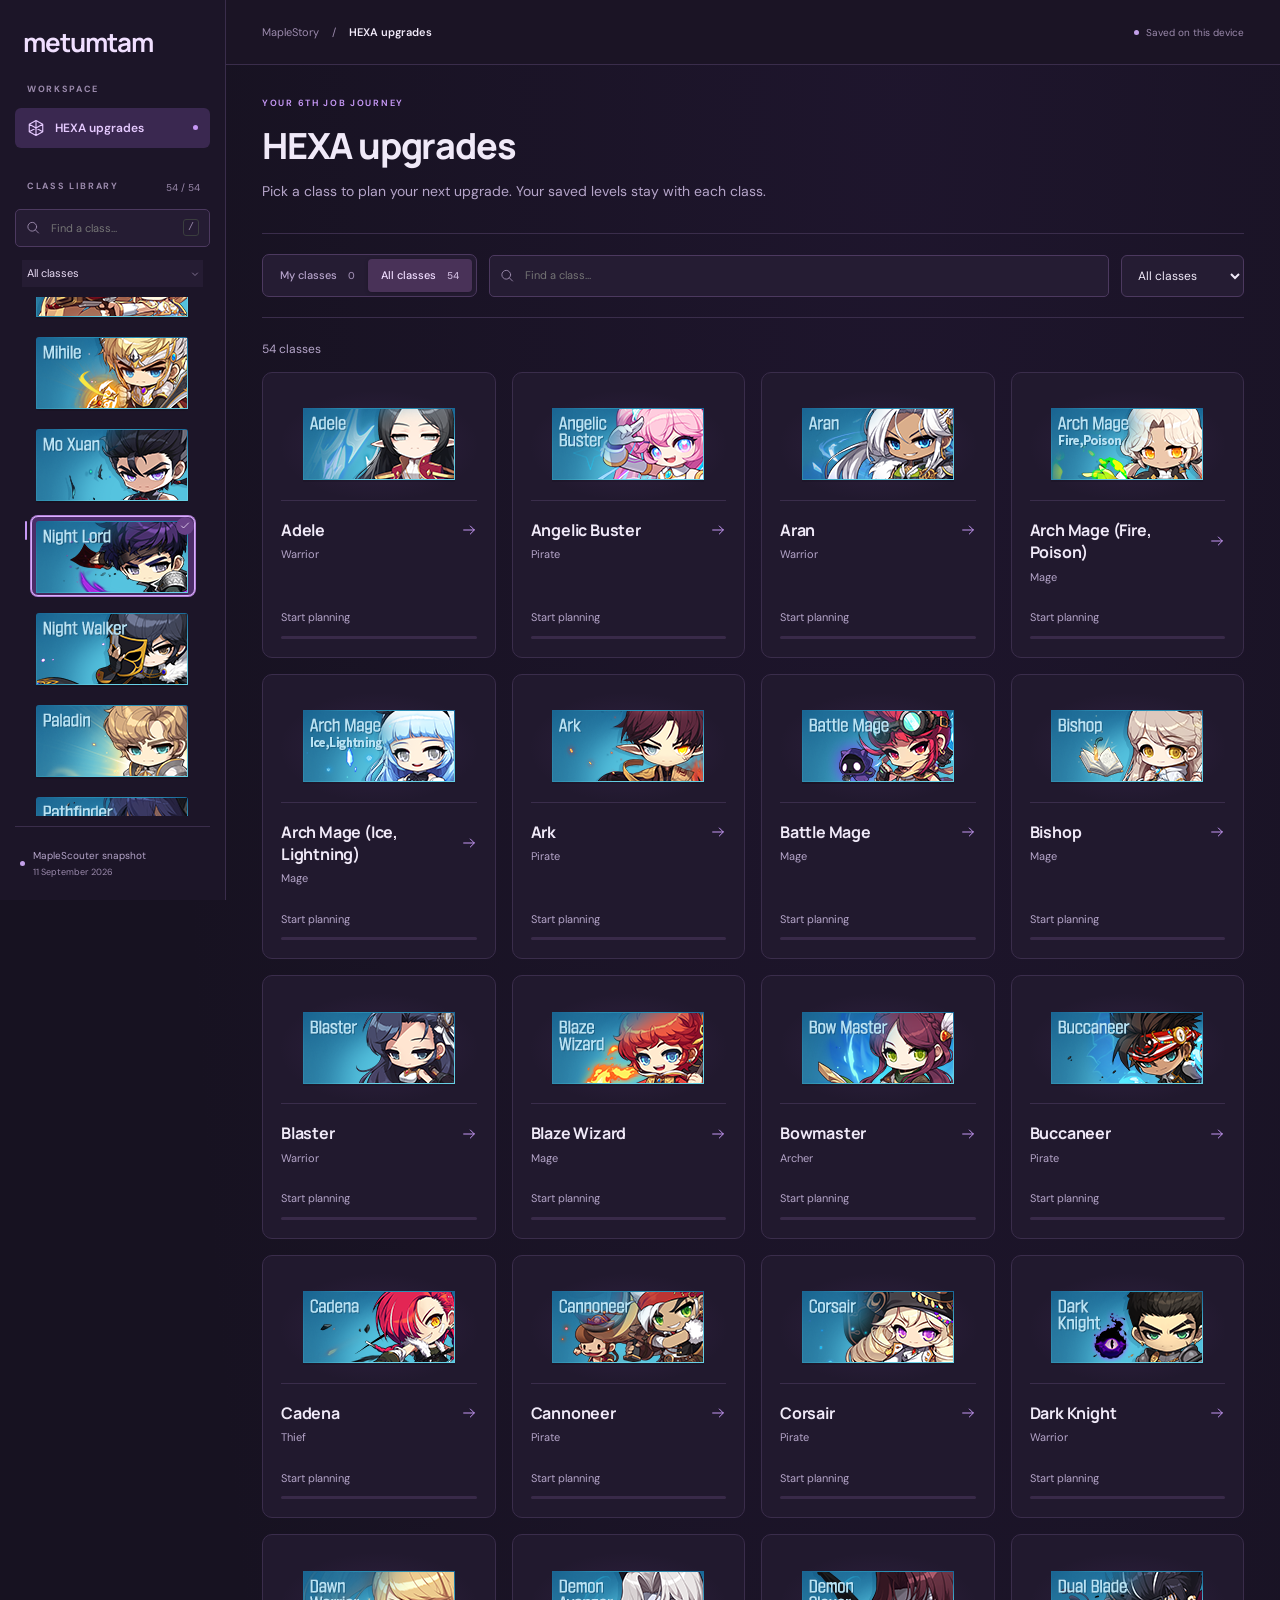
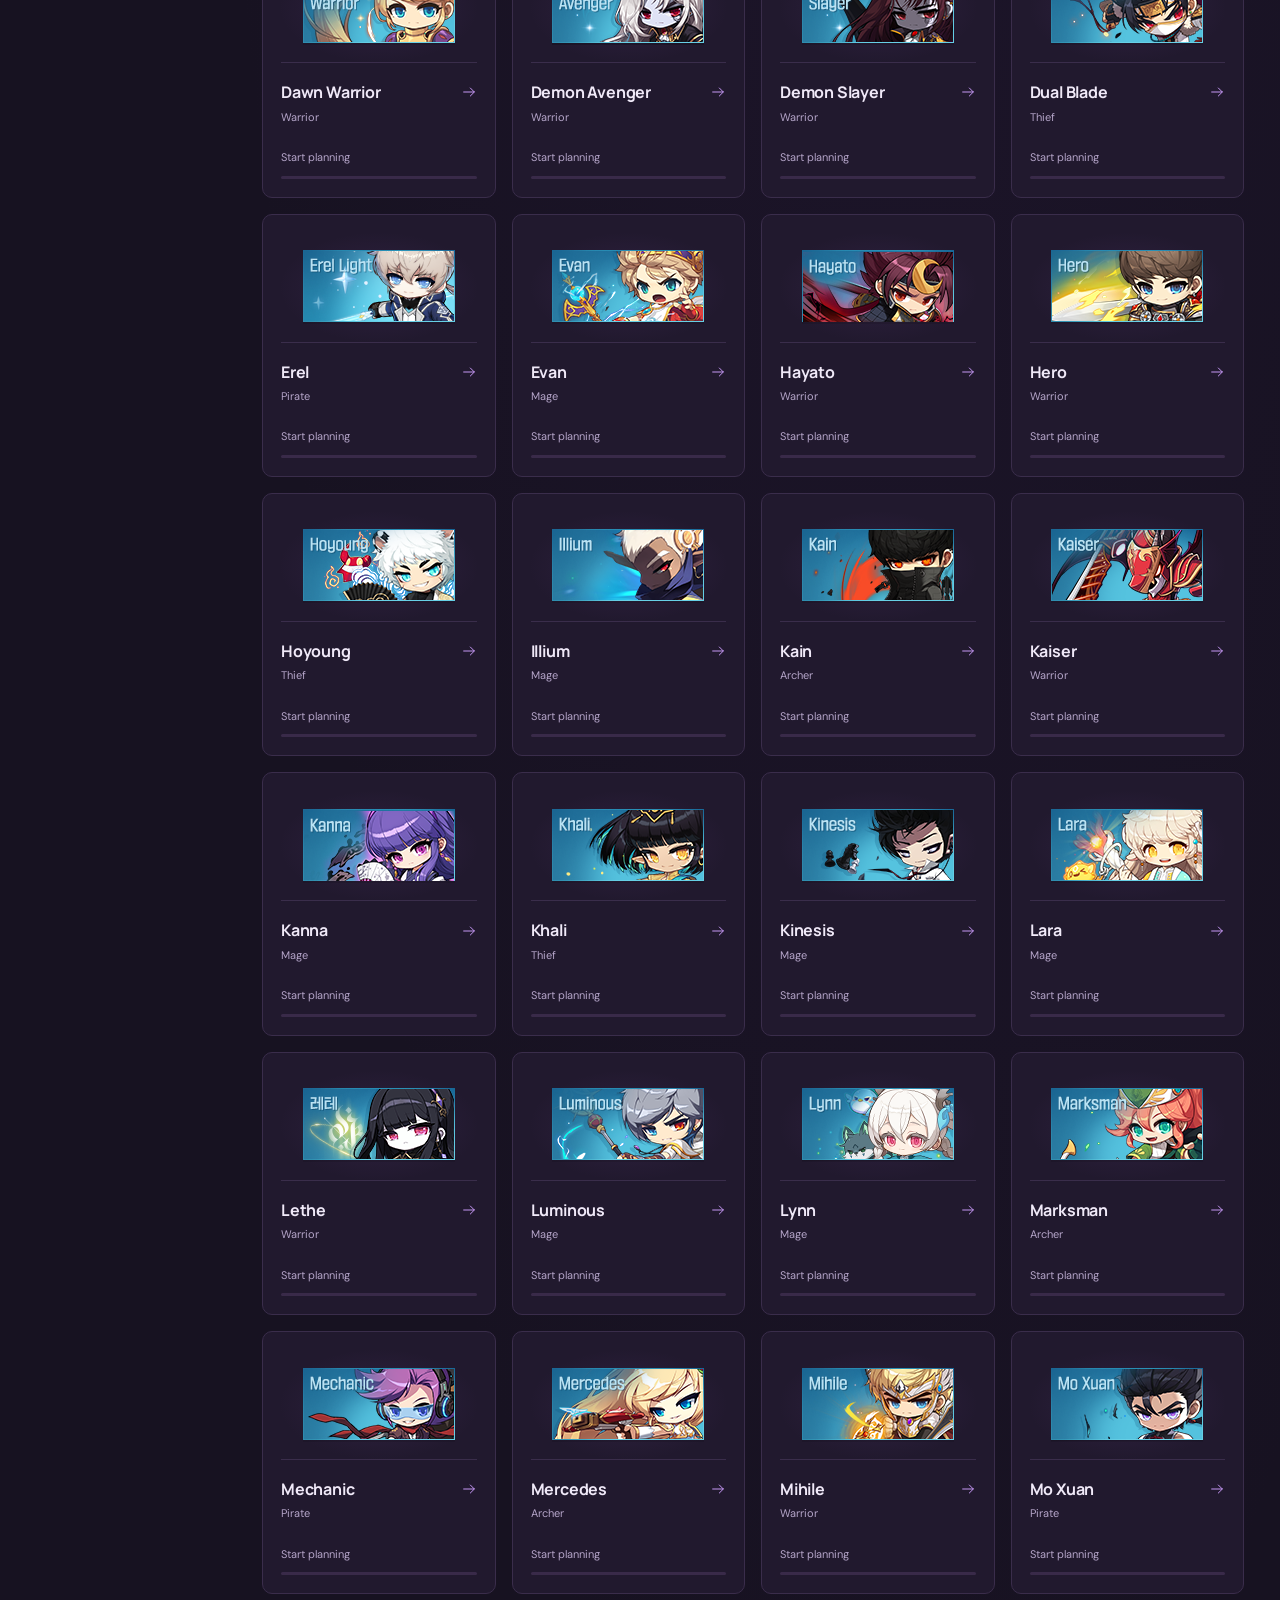
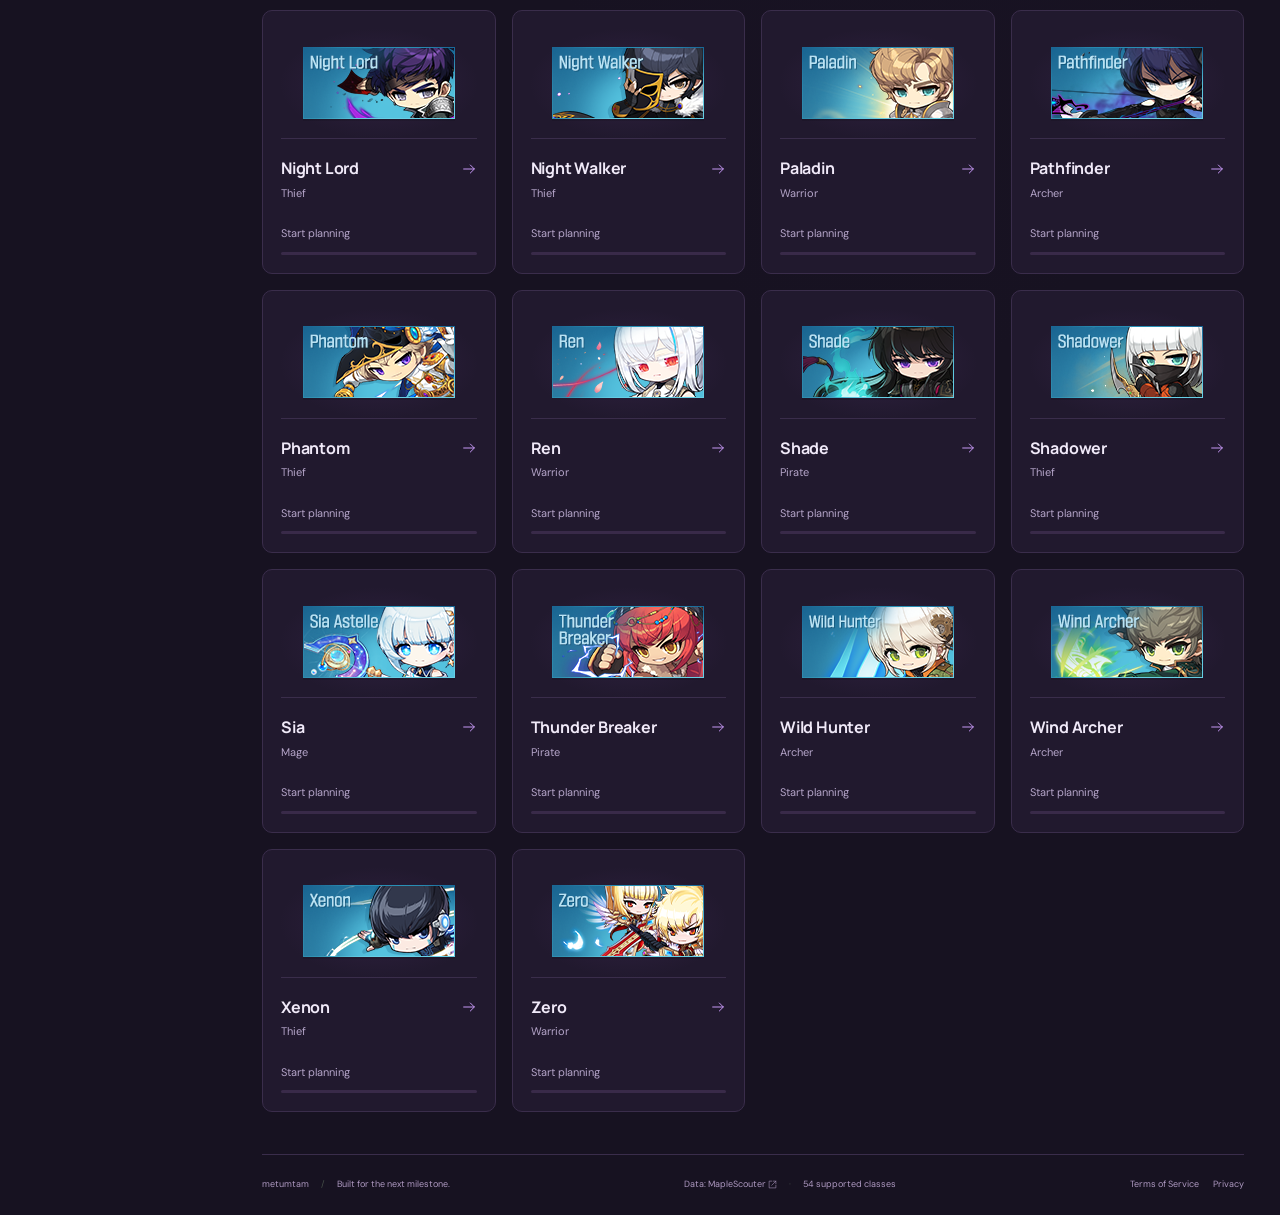
<file: index.html>
<!doctype html>
<html lang="en">
<head>
 <meta charset="utf-8"><meta name="viewport" content="width=device-width,initial-scale=1">
 <meta name="theme-color" content="#171221"><meta name="description" content="Plan HEXA upgrades, track your skill levels, and calculate fragment costs across 54 MapleStory classes.">
 <title>metumtam — HEXA upgrades</title>
 <link rel="icon" href="data:,"><link rel="stylesheet" href="styles.css?v=3"><link rel="stylesheet" href="matrix.css?v=7"><link rel="stylesheet" href="order-view.css?v=6"><link rel="stylesheet" href="skill-details.css?v=2"><link rel="stylesheet" href="enhancement.css?v=2"><link rel="stylesheet" href="metumtam.css?v=8">
 <script defer src="data.js?v=4"></script><script defer src="damage-data.js?v=1"></script><script defer src="hexa-stats.js?v=1"></script><script defer src="engine.js?v=10"></script><script defer src="matrix.js?v=7"></script><script defer src="order-view.js?v=7"></script><script defer src="descriptions.js?v=1"></script><script defer src="skill-details.js?v=2"></script><script defer src="level-damage-data.js?v=1"></script><script defer src="level-damage.js?v=2"></script><script defer src="enhancement.js?v=5"></script><script defer src="app.js?v=18"></script>
</head>
<body>
 <a class="skip" href="#main">Skip to content</a>
 <aside class="sidebar" id="sidebar">
  <a class="brand wordmark" href="#classes" aria-label="metumtam home">metumtam</a>
  <div class="nav-label">WORKSPACE</div>
  <a class="workspace-link active" href="#classes" aria-label="HEXA upgrades"><span data-icon="hex"></span>HEXA upgrades<span class="nav-dot"></span></a>
  <div class="library-head"><span class="nav-label">CLASS LIBRARY</span><span id="class-count">54 / 54</span></div>
  <label class="search"><span data-icon="search"></span><input id="class-search" placeholder="Find a class…" autocomplete="off" aria-label="Search classes"><kbd>/</kbd></label>
  <label class="category-label"><select id="category" aria-label="Filter class category"><option>All classes</option><option>Warrior</option><option>Mage</option><option>Archer</option><option>Thief</option><option>Pirate</option></select><span data-icon="chevron"></span></label>
  <nav id="class-list" class="class-list" aria-label="Choose a class"></nav>
  <div class="sidebar-footer"><span class="status-dot"></span><div>MapleScouter snapshot<small>11 September 2026</small></div></div>
 </aside>
 <div class="sidebar-backdrop" id="sidebar-backdrop" hidden></div>
 <div class="shell">
  <header class="topbar"><button id="menu-button" class="icon-button mobile-only" aria-label="Open class library" aria-expanded="false"><span data-icon="menu"></span></button><div class="breadcrumb">MapleStory <span>/</span> <a href="#classes">HEXA upgrades</a></div><div class="top-actions"><span class="saved-status" id="saved-status"><span class="status-dot"></span>Saved on this device</span></div></header>
  <main id="main" tabindex="-1">
   <section id="class-library-page" class="class-library-page" aria-labelledby="library-title">
    <div class="library-page-heading"><div class="eyebrow">YOUR 6TH JOB JOURNEY</div><h1 id="library-title">HEXA upgrades</h1><p>Pick a class to plan your next upgrade. Your saved levels stay with each class.</p></div>
    <div class="library-page-toolbar">
     <div class="segmented library-scope" role="group" aria-label="Classes to show"><button data-library-scope="saved" aria-pressed="false">My classes <span id="saved-class-count">0</span></button><button data-library-scope="all" aria-pressed="true">All classes <span id="all-class-count">54</span></button></div>
     <label class="search library-page-search"><span data-icon="search"></span><input id="library-search" placeholder="Find a class…" autocomplete="off" aria-label="Search class library"></label>
     <label class="library-page-category"><select id="library-category" aria-label="Class library category"><option>All classes</option><option>Warrior</option><option>Mage</option><option>Archer</option><option>Thief</option><option>Pirate</option></select></label>
    </div>
    <p id="library-results" class="library-results" role="status"></p>
    <div id="class-gallery" class="class-gallery"></div>
   </section>
   <div id="class-planner-page" hidden>
   <a class="planner-back text-button" href="#classes">← Class library</a>
   <h1 class="matrix-page-title">HEXA matrix</h1>
   <section class="class-heading"><div class="class-identity"><div class="class-emblem" id="class-emblem"></div><div><div class="eyebrow" id="class-category"></div><h2 id="class-name"></h2></div><span class="class-version">6TH JOB</span></div><div class="segmented" role="group" aria-label="Planner mode"><button id="progress-mode" aria-pressed="true"><span data-icon="sliders"></span>My progression</button><button id="preview-mode" aria-pressed="false"><span data-icon="eye"></span>Class preview</button></div></section>
   <div id="unavailable" class="unavailable" hidden></div>
   <div id="planner">
    <section class="order-settings" aria-label="Order settings">
     <div class="order-settings-controls"><div><div class="section-kicker">LIMITING RESOURCE</div><div class="segmented resource-modes" role="group" aria-label="Limiting resource"><button data-order-mode="fragments" aria-pressed="true"><span class="gem small"></span>Erda Fragment Limited</button><button data-order-mode="erda" aria-pressed="false"><span class="erda small"></span>Sol Erda Limited</button></div></div><label class="third-skill-toggle"><input type="checkbox" id="include-third"><span><strong>Include third skill core</strong><small id="third-skill-hint">Off by default for your GMS setup</small></span></label></div>
     <div class="boss-setting"><span class="section-kicker">BOSS PRIORITY</span><div class="segmented" role="group" aria-label="Boss priority"><button data-boss-mode="general" aria-pressed="true">General bosses</button><button data-boss-mode="kaling" aria-pressed="false">Kaling</button></div><span id="boss-data-note" class="damage-unavailable"></span></div>
     <p id="order-note" class="order-note"></p>
     <p class="reference-note">based on 80K~ Normal PDR 380%</p>
    </section>
    <div class="workspace-grid">
    <section class="progress-overview" aria-label="Progress overview"><div class="progress-main"><div class="section-kicker">YOUR HEXA PROGRESS <span id="completed-count"></span></div><div class="progress-value"><strong id="progress-percent">0<span>%</span></strong><span id="progress-caption">of your fragment goal</span></div><div class="progress-track" role="progressbar" aria-label="Fragment progress" aria-valuemin="0" aria-valuemax="100" aria-valuenow="0"><div id="progress-fill"></div></div></div><div class="overview-stat"><span class="stat-label"><span class="gem small"></span>Fragments remaining</span><strong id="fragments-remaining"></strong><small id="fragments-spent"></small></div><div class="overview-stat"><span class="stat-label"><span class="erda small"></span>Sol Erda remaining</span><strong id="erda-remaining"></strong><small id="erda-spent"></small></div></section>
      <section class="roadmap-section" aria-labelledby="roadmap-heading"><div class="section-heading"><div><h3 id="roadmap-heading">HEXA Order <span id="roadmap-count" class="count-badge"></span></h3><p>The next milestones in your progression.</p></div><button class="text-button" id="all-order-button">View full order<span data-icon="arrow-right"></span></button></div><div id="roadmap" class="roadmap"></div></section>
<div class="section-heading matrix-grid-heading"><div><h3 id="matrix-heading">HEXA matrix</h3><p>Select a node to edit its level.</p></div><span class="matrix-help">Click a number to edit</span></div>
     <div class="right-column">

      <section class="matrix-section" aria-labelledby="matrix-heading"><div id="matrix-canvas"></div><div id="matrix-selection" class="matrix-selection"></div></section>
      <details class="bulk-levels"><summary>Edit all skill levels</summary>
      <section class="skills-section" aria-labelledby="skills-heading"><div class="section-heading"><div><h3 id="skills-heading">Skill configuration</h3><p id="skills-caption">Enter your current levels and set your goals.</p></div><button class="subtle-button" id="reset-button"><span data-icon="reset"></span>Reset</button></div><div class="skill-filters" role="group" aria-label="Filter skill type"><button data-filter="All" class="selected" aria-pressed="true">All skills</button><button data-filter="Mastery" aria-pressed="false">Mastery</button><button data-filter="Skill" aria-pressed="false">Skill</button><button data-filter="Boost" aria-pressed="false">Boost</button><button data-filter="Common" aria-pressed="false">Common</button><button data-filter="HEXA Stat" aria-pressed="false">HEXA Stat</button></div><div id="skills-list" class="skills-list"></div><div class="skills-footer"><span><span data-icon="check"></span>Progress stays in your browser</span><button id="import-button" class="text-button">Import a plan<span data-icon="upload"></span></button><input type="file" id="import-file" accept=".json,application/json" hidden></div></section></details>
     </div>
     <div class="left-column"><div id="enhancement-panel"></div>
      <section class="farming-section" aria-labelledby="farming-heading"><div class="section-heading"><h3 id="farming-heading">Fragment forecast</h3><span data-icon="calendar"></span></div><div class="forecast-inputs"><label>Fragments / day<input id="daily-input" type="number" min="0" max="10000000" inputmode="numeric"></label><label>Other weekly fragments<input id="weekly-input" type="number" min="0" max="10000000" inputmode="numeric"></label></div><label class="weekly-dungeon-label">Weekly dungeon<select id="weekly-dungeon" aria-label="Weekly dungeon"><option value="none">None · 0 fragments</option><option value="high_mountain">High Mountain · 40 fragments</option><option value="angler_company">Angler Company · 55 fragments</option><option value="nightmare_paradise">Nightmare Paradise · 70 fragments</option></select></label><label class="weekly-quest-label"><input id="weekly-quest" type="checkbox"><span>Weekly quest <strong>+90 fragments / week</strong></span></label><label class="stock-label">Already in inventory<input id="stock-input" type="number" min="0" max="10000000" inputmode="numeric"></label><div class="forecast-rate"><span>Average daily rate</span><strong id="forecast-rate"></strong></div><div class="forecast-result"><span>Days left<strong id="forecast-days"></strong></span><span class="calendar-icon" data-icon="calendar"></span></div><div class="forecast-date"><span>Estimated completion</span><strong id="forecast-date"></strong></div><p id="forecast-note" class="quiet"></p></section>
      <div class="source-note"><span data-icon="info"></span><p>Based on a fixed reference order.</p></div>
     </div>
    </div>
   </div>

   </div>
   <footer class="page-footer"><span>metumtam <span class="footer-slash">/</span> Built for the next milestone.</span><span><a href="https://maplescouter.com/en/hexa" target="_blank" rel="noopener noreferrer">Data: MapleScouter <span data-icon="external"></span></a><span class="footer-divider">·</span>54 supported classes</span><nav class="legal-links" aria-label="Legal"><a href="terms.html">Terms of Service</a><a href="privacy.html">Privacy</a></nav></footer>
  </main>
 </div>
 <dialog id="dialog"><div class="dialog-top"><div><div class="eyebrow" id="dialog-eyebrow">HEXA PLANNER</div><h2 id="dialog-title"></h2></div><button class="icon-button" id="close-dialog" aria-label="Close dialog"><span data-icon="close"></span></button></div><div id="dialog-body"></div></dialog>
 <div id="toast" class="toast" role="status" aria-live="polite"></div>
</body>
</html>
</file>
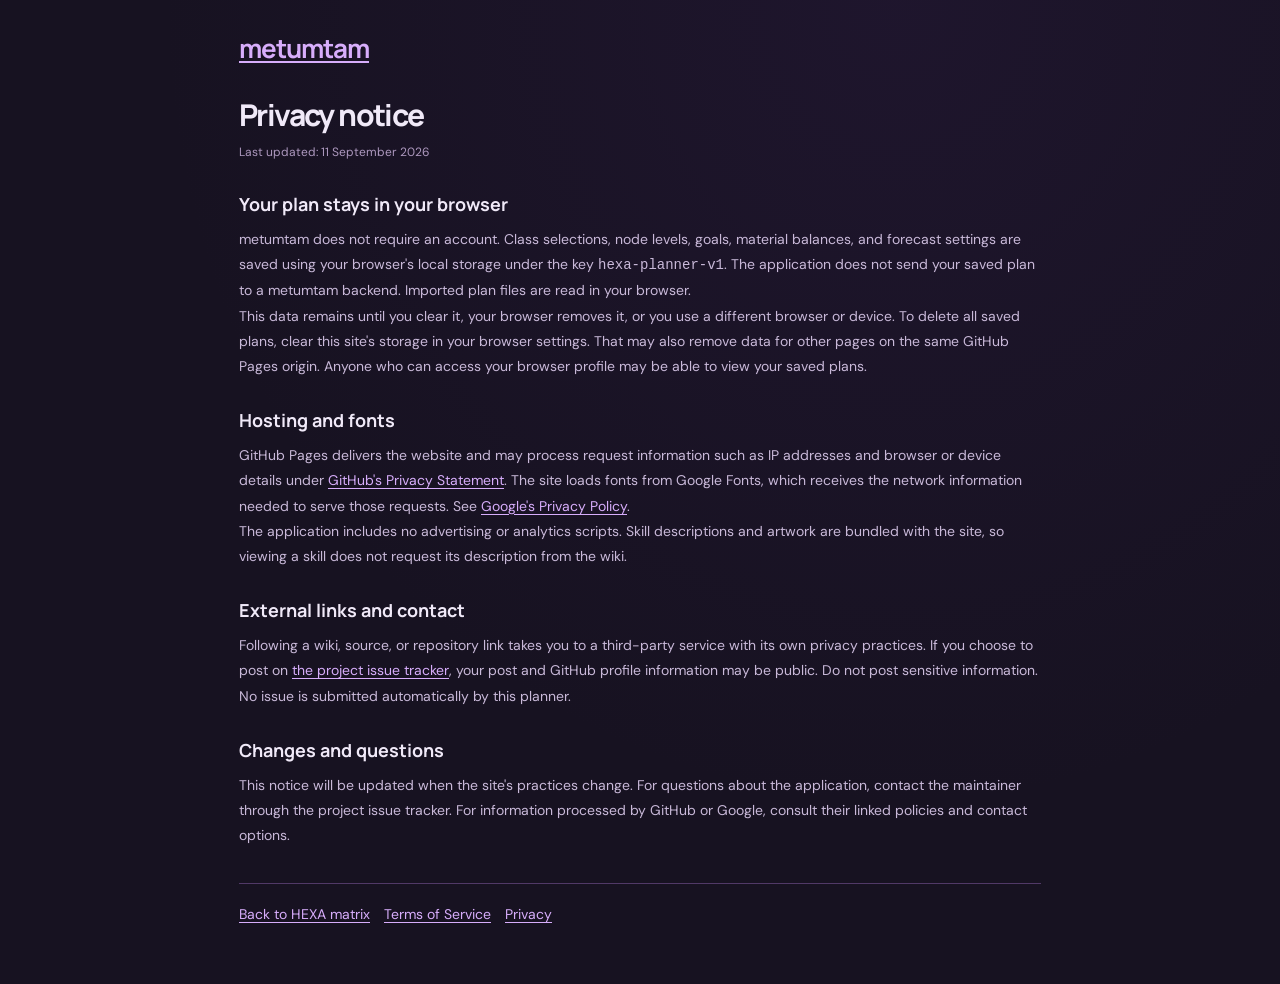
<file: privacy.html>
<!doctype html><html lang="en"><head><meta charset="utf-8"><meta name="viewport" content="width=device-width,initial-scale=1"><title>Privacy — metumtam</title><link rel="icon" href="data:,"><link rel="stylesheet" href="styles.css"><link rel="stylesheet" href="metumtam.css?v=2"></head><body><main class="legal-page"><header><a class="brand wordmark" href="index.html">metumtam</a></header><h1>Privacy notice</h1><p class="legal-date">Last updated: 11 September 2026</p>
<h2>Your plan stays in your browser</h2><p>metumtam does not require an account. Class selections, node levels, goals, material balances, and forecast settings are saved using your browser's local storage under the key <code>hexa-planner-v1</code>. The application does not send your saved plan to a metumtam backend. Imported plan files are read in your browser.</p><p>This data remains until you clear it, your browser removes it, or you use a different browser or device. To delete all saved plans, clear this site's storage in your browser settings. That may also remove data for other pages on the same GitHub Pages origin. Anyone who can access your browser profile may be able to view your saved plans.</p>
<h2>Hosting and fonts</h2><p>GitHub Pages delivers the website and may process request information such as IP addresses and browser or device details under <a href="https://docs.github.com/en/site-policy/privacy-policies/github-general-privacy-statement">GitHub's Privacy Statement</a>. The site loads fonts from Google Fonts, which receives the network information needed to serve those requests. See <a href="https://policies.google.com/privacy">Google's Privacy Policy</a>.</p><p>The application includes no advertising or analytics scripts. Skill descriptions and artwork are bundled with the site, so viewing a skill does not request its description from the wiki.</p>
<h2>External links and contact</h2><p>Following a wiki, source, or repository link takes you to a third-party service with its own privacy practices. If you choose to post on <a href="https://github.com/darealshekel/Metumtam/issues">the project issue tracker</a>, your post and GitHub profile information may be public. Do not post sensitive information. No issue is submitted automatically by this planner.</p>
<h2>Changes and questions</h2><p>This notice will be updated when the site's practices change. For questions about the application, contact the maintainer through the project issue tracker. For information processed by GitHub or Google, consult their linked policies and contact options.</p><footer><nav class="legal-links" aria-label="Legal"><a href="index.html">Back to HEXA matrix</a><a href="terms.html">Terms of Service</a><a href="privacy.html">Privacy</a></nav></footer></main></body></html>
</file>
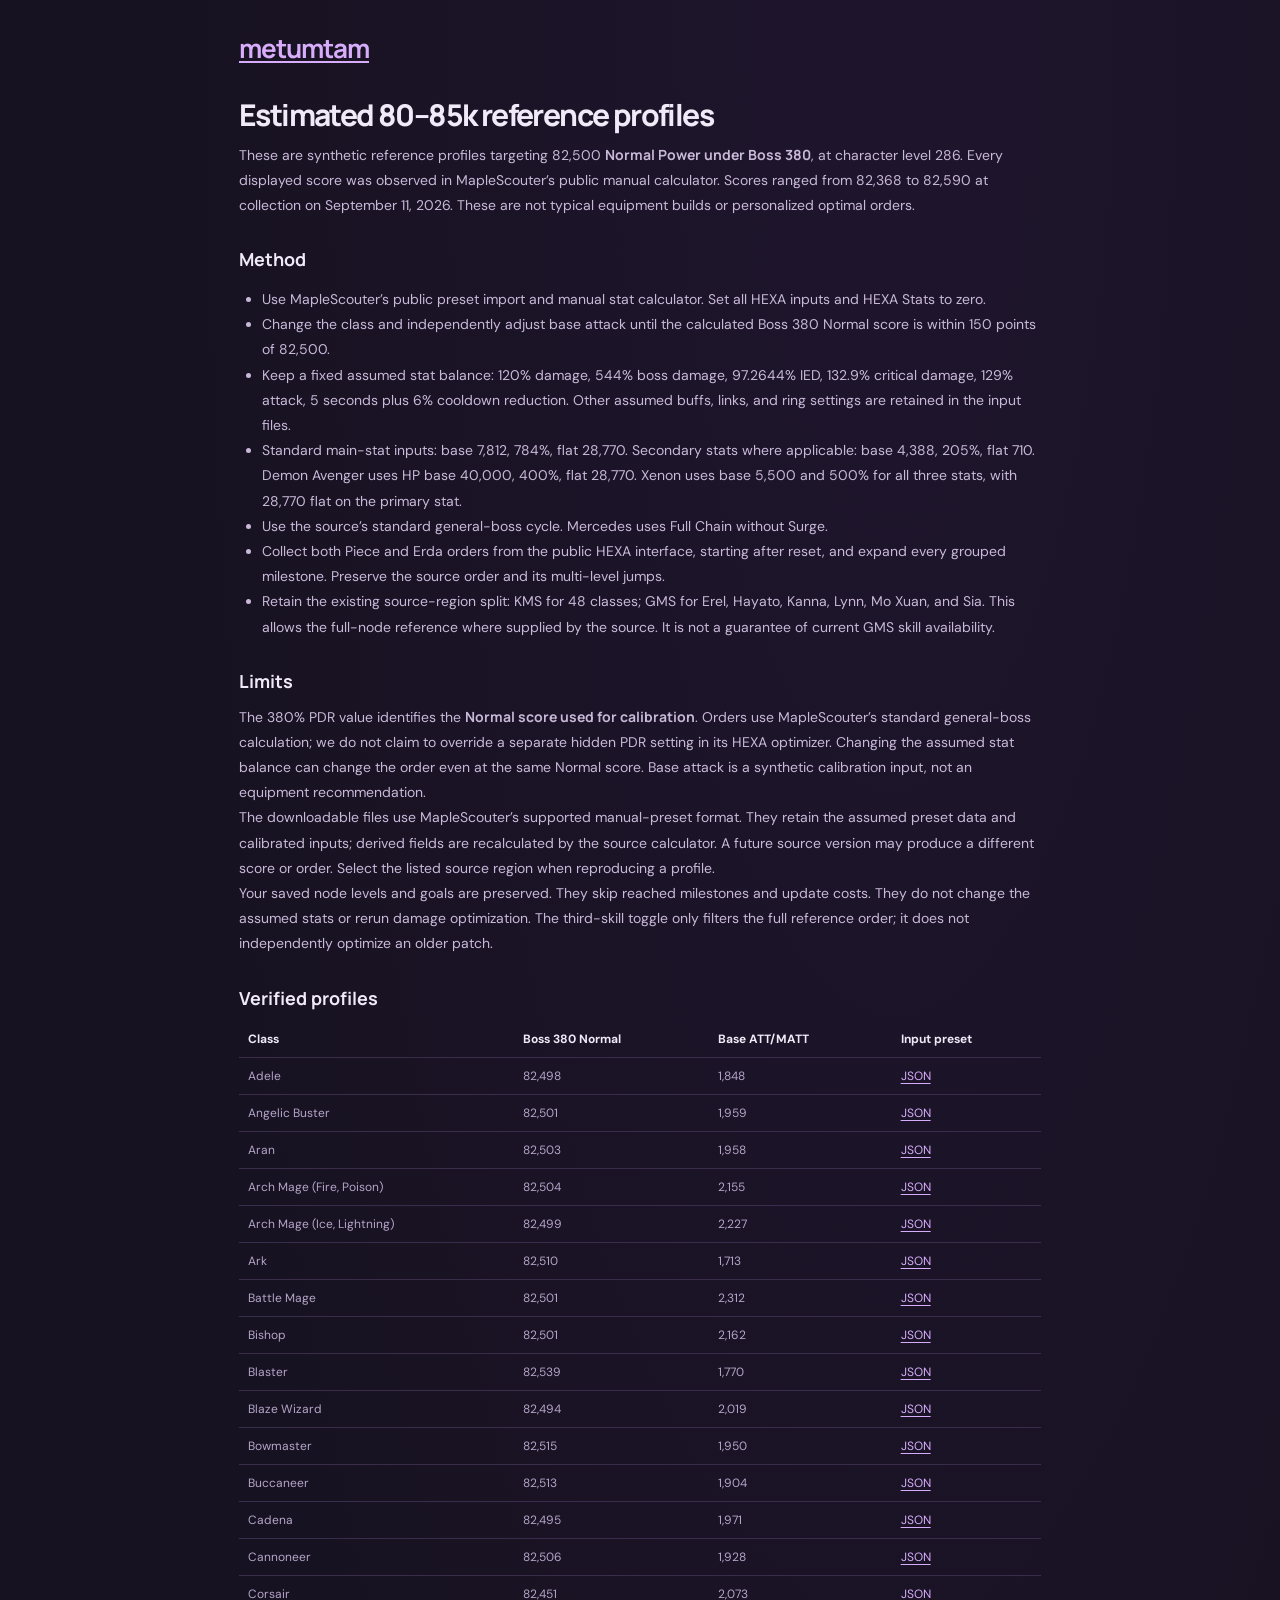
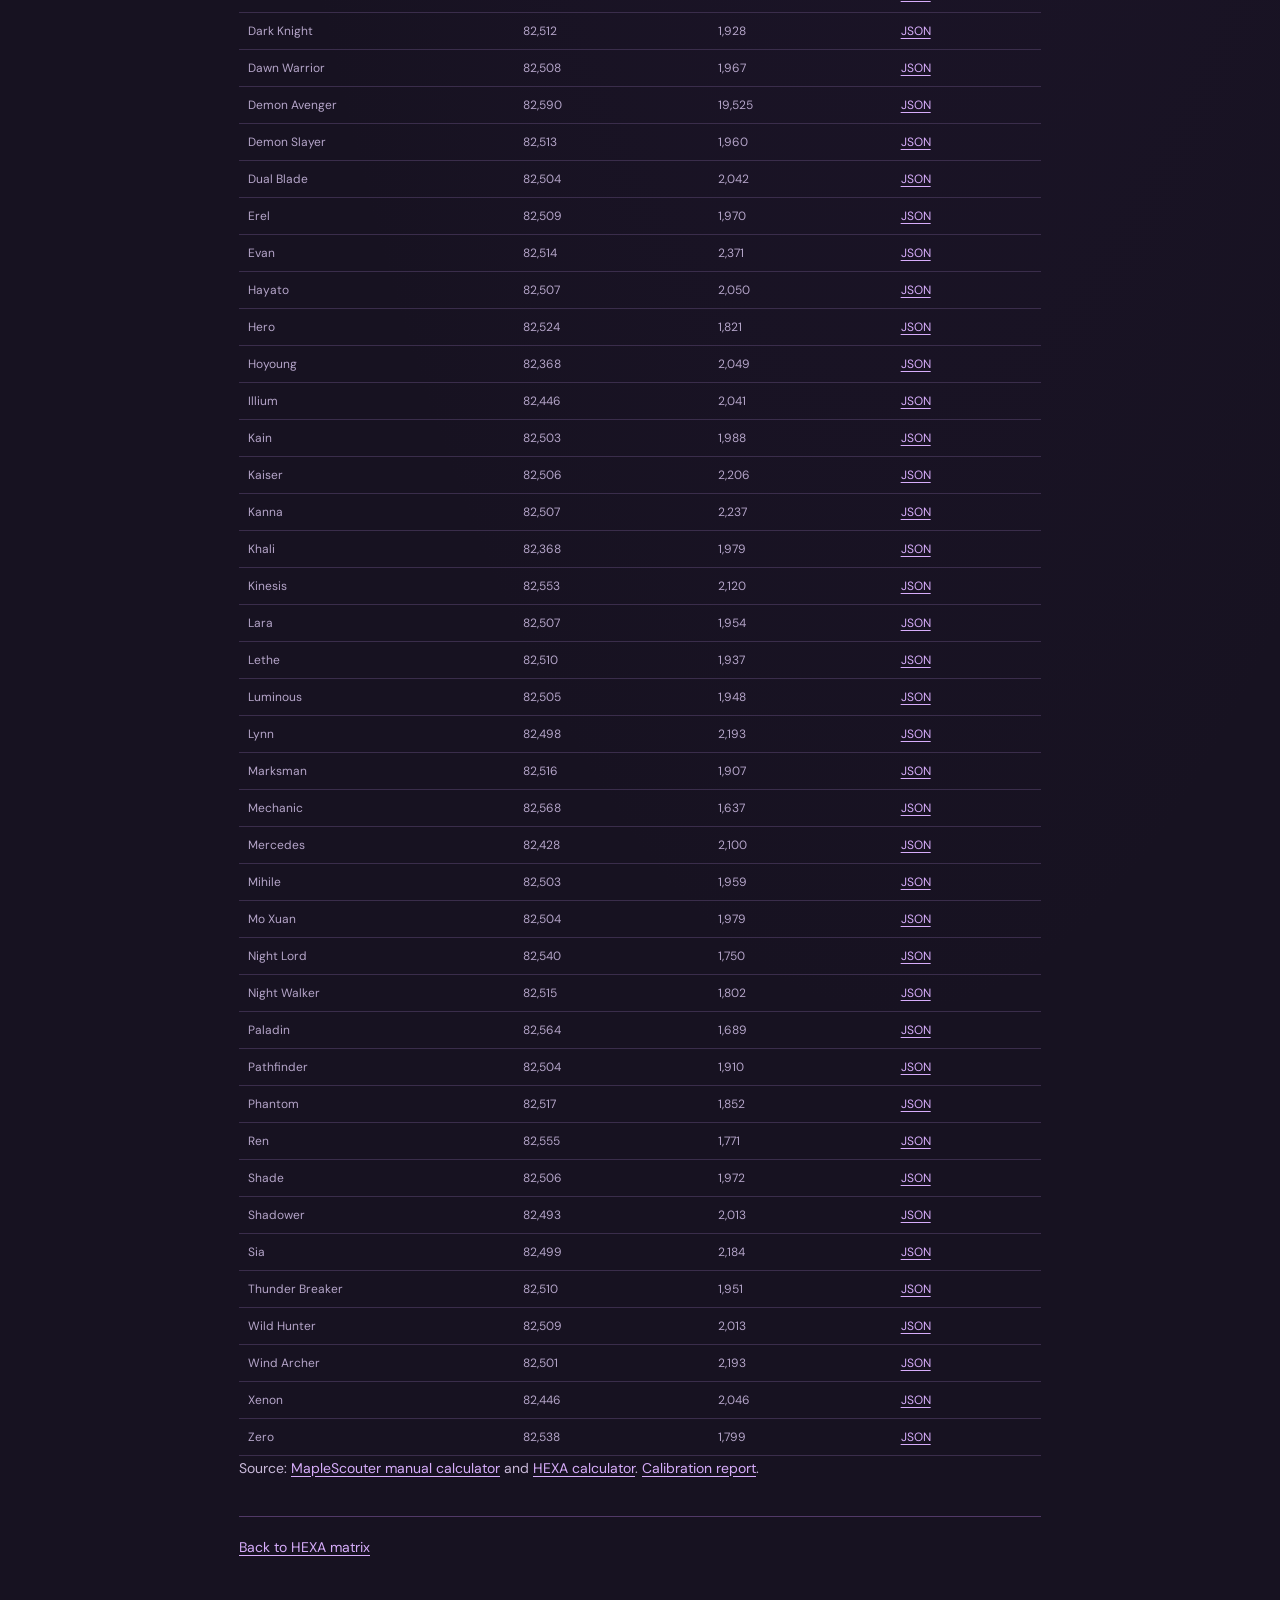
<file: reference.html>
<!doctype html><html lang="en"><head><meta charset="utf-8"><meta name="viewport" content="width=device-width,initial-scale=1"><title>Reference profiles — metumtam</title><link rel="icon" href="data:,"><link rel="stylesheet" href="styles.css"><link rel="stylesheet" href="metumtam.css?v=3"><style>.reference-table{overflow-x:auto}table{border-collapse:collapse;width:100%;font-size:12px}th,td{text-align:left;padding:9px;border-bottom:1px solid var(--line)}td{color:var(--muted)}</style></head><body><main class="legal-page"><a class="brand wordmark" href="index.html">metumtam</a><h1>Estimated 80–85k reference profiles</h1><p>These are synthetic reference profiles targeting 82,500 <strong>Normal Power under Boss 380</strong>, at character level 286. Every displayed score was observed in MapleScouter’s public manual calculator. Scores ranged from 82,368 to 82,590 at collection on September 11, 2026. These are not typical equipment builds or personalized optimal orders.</p><h2>Method</h2><ul><li>Use MapleScouter’s public preset import and manual stat calculator. Set all HEXA inputs and HEXA Stats to zero.</li><li>Change the class and independently adjust base attack until the calculated Boss 380 Normal score is within 150 points of 82,500.</li><li>Keep a fixed assumed stat balance: 120% damage, 544% boss damage, 97.2644% IED, 132.9% critical damage, 129% attack, 5 seconds plus 6% cooldown reduction. Other assumed buffs, links, and ring settings are retained in the input files.</li><li>Standard main-stat inputs: base 7,812, 784%, flat 28,770. Secondary stats where applicable: base 4,388, 205%, flat 710. Demon Avenger uses HP base 40,000, 400%, flat 28,770. Xenon uses base 5,500 and 500% for all three stats, with 28,770 flat on the primary stat.</li><li>Use the source’s standard general-boss cycle. Mercedes uses Full Chain without Surge.</li><li>Collect both Piece and Erda orders from the public HEXA interface, starting after reset, and expand every grouped milestone. Preserve the source order and its multi-level jumps.</li><li>Retain the existing source-region split: KMS for 48 classes; GMS for Erel, Hayato, Kanna, Lynn, Mo Xuan, and Sia. This allows the full-node reference where supplied by the source. It is not a guarantee of current GMS skill availability.</li></ul><h2>Limits</h2><p>The 380% PDR value identifies the <strong>Normal score used for calibration</strong>. Orders use MapleScouter’s standard general-boss calculation; we do not claim to override a separate hidden PDR setting in its HEXA optimizer. Changing the assumed stat balance can change the order even at the same Normal score. Base attack is a synthetic calibration input, not an equipment recommendation.</p><p>The downloadable files use MapleScouter’s supported manual-preset format. They retain the assumed preset data and calibrated inputs; derived fields are recalculated by the source calculator. A future source version may produce a different score or order. Select the listed source region when reproducing a profile.</p><p>Your saved node levels and goals are preserved. They skip reached milestones and update costs. They do not change the assumed stats or rerun damage optimization. The third-skill toggle only filters the full reference order; it does not independently optimize an older patch.</p><h2>Verified profiles</h2><div class="reference-table"><table><thead><tr><th>Class</th><th>Boss 380 Normal</th><th>Base ATT/MATT</th><th>Input preset</th></tr></thead><tbody><tr><td>Adele</td><td>82,498</td><td>1,848</td><td><a href="reference-profiles/adele.json">JSON</a></td></tr><tr><td>Angelic Buster</td><td>82,501</td><td>1,959</td><td><a href="reference-profiles/angelic_buster.json">JSON</a></td></tr><tr><td>Aran</td><td>82,503</td><td>1,958</td><td><a href="reference-profiles/aran.json">JSON</a></td></tr><tr><td>Arch Mage (Fire, Poison)</td><td>82,504</td><td>2,155</td><td><a href="reference-profiles/arch_mage_fire_poison.json">JSON</a></td></tr><tr><td>Arch Mage (Ice, Lightning)</td><td>82,499</td><td>2,227</td><td><a href="reference-profiles/arch_mage_ice_lightning.json">JSON</a></td></tr><tr><td>Ark</td><td>82,510</td><td>1,713</td><td><a href="reference-profiles/ark.json">JSON</a></td></tr><tr><td>Battle Mage</td><td>82,501</td><td>2,312</td><td><a href="reference-profiles/battle_mage.json">JSON</a></td></tr><tr><td>Bishop</td><td>82,501</td><td>2,162</td><td><a href="reference-profiles/bishop.json">JSON</a></td></tr><tr><td>Blaster</td><td>82,539</td><td>1,770</td><td><a href="reference-profiles/blaster.json">JSON</a></td></tr><tr><td>Blaze Wizard</td><td>82,494</td><td>2,019</td><td><a href="reference-profiles/blaze_wizard.json">JSON</a></td></tr><tr><td>Bowmaster</td><td>82,515</td><td>1,950</td><td><a href="reference-profiles/bowmaster.json">JSON</a></td></tr><tr><td>Buccaneer</td><td>82,513</td><td>1,904</td><td><a href="reference-profiles/buccaneer.json">JSON</a></td></tr><tr><td>Cadena</td><td>82,495</td><td>1,971</td><td><a href="reference-profiles/cadena.json">JSON</a></td></tr><tr><td>Cannoneer</td><td>82,506</td><td>1,928</td><td><a href="reference-profiles/cannoneer.json">JSON</a></td></tr><tr><td>Corsair</td><td>82,451</td><td>2,073</td><td><a href="reference-profiles/corsair.json">JSON</a></td></tr><tr><td>Dark Knight</td><td>82,512</td><td>1,928</td><td><a href="reference-profiles/dark_knight.json">JSON</a></td></tr><tr><td>Dawn Warrior</td><td>82,508</td><td>1,967</td><td><a href="reference-profiles/dawn_warrior.json">JSON</a></td></tr><tr><td>Demon Avenger</td><td>82,590</td><td>19,525</td><td><a href="reference-profiles/demon_avenger.json">JSON</a></td></tr><tr><td>Demon Slayer</td><td>82,513</td><td>1,960</td><td><a href="reference-profiles/demon_slayer.json">JSON</a></td></tr><tr><td>Dual Blade</td><td>82,504</td><td>2,042</td><td><a href="reference-profiles/dual_blade.json">JSON</a></td></tr><tr><td>Erel</td><td>82,509</td><td>1,970</td><td><a href="reference-profiles/erel.json">JSON</a></td></tr><tr><td>Evan</td><td>82,514</td><td>2,371</td><td><a href="reference-profiles/evan.json">JSON</a></td></tr><tr><td>Hayato</td><td>82,507</td><td>2,050</td><td><a href="reference-profiles/hayato.json">JSON</a></td></tr><tr><td>Hero</td><td>82,524</td><td>1,821</td><td><a href="reference-profiles/hero.json">JSON</a></td></tr><tr><td>Hoyoung</td><td>82,368</td><td>2,049</td><td><a href="reference-profiles/hoyoung.json">JSON</a></td></tr><tr><td>Illium</td><td>82,446</td><td>2,041</td><td><a href="reference-profiles/illium.json">JSON</a></td></tr><tr><td>Kain</td><td>82,503</td><td>1,988</td><td><a href="reference-profiles/kain.json">JSON</a></td></tr><tr><td>Kaiser</td><td>82,506</td><td>2,206</td><td><a href="reference-profiles/kaiser.json">JSON</a></td></tr><tr><td>Kanna</td><td>82,507</td><td>2,237</td><td><a href="reference-profiles/kanna.json">JSON</a></td></tr><tr><td>Khali</td><td>82,368</td><td>1,979</td><td><a href="reference-profiles/khali.json">JSON</a></td></tr><tr><td>Kinesis</td><td>82,553</td><td>2,120</td><td><a href="reference-profiles/kinesis.json">JSON</a></td></tr><tr><td>Lara</td><td>82,507</td><td>1,954</td><td><a href="reference-profiles/lara.json">JSON</a></td></tr><tr><td>Lethe</td><td>82,510</td><td>1,937</td><td><a href="reference-profiles/lethe.json">JSON</a></td></tr><tr><td>Luminous</td><td>82,505</td><td>1,948</td><td><a href="reference-profiles/luminous.json">JSON</a></td></tr><tr><td>Lynn</td><td>82,498</td><td>2,193</td><td><a href="reference-profiles/lynn.json">JSON</a></td></tr><tr><td>Marksman</td><td>82,516</td><td>1,907</td><td><a href="reference-profiles/marksman.json">JSON</a></td></tr><tr><td>Mechanic</td><td>82,568</td><td>1,637</td><td><a href="reference-profiles/mechanic.json">JSON</a></td></tr><tr><td>Mercedes</td><td>82,428</td><td>2,100</td><td><a href="reference-profiles/mercedes.json">JSON</a></td></tr><tr><td>Mihile</td><td>82,503</td><td>1,959</td><td><a href="reference-profiles/mihile.json">JSON</a></td></tr><tr><td>Mo Xuan</td><td>82,504</td><td>1,979</td><td><a href="reference-profiles/mo_xuan.json">JSON</a></td></tr><tr><td>Night Lord</td><td>82,540</td><td>1,750</td><td><a href="reference-profiles/night_lord.json">JSON</a></td></tr><tr><td>Night Walker</td><td>82,515</td><td>1,802</td><td><a href="reference-profiles/night_walker.json">JSON</a></td></tr><tr><td>Paladin</td><td>82,564</td><td>1,689</td><td><a href="reference-profiles/paladin.json">JSON</a></td></tr><tr><td>Pathfinder</td><td>82,504</td><td>1,910</td><td><a href="reference-profiles/pathfinder.json">JSON</a></td></tr><tr><td>Phantom</td><td>82,517</td><td>1,852</td><td><a href="reference-profiles/phantom.json">JSON</a></td></tr><tr><td>Ren</td><td>82,555</td><td>1,771</td><td><a href="reference-profiles/ren.json">JSON</a></td></tr><tr><td>Shade</td><td>82,506</td><td>1,972</td><td><a href="reference-profiles/shade.json">JSON</a></td></tr><tr><td>Shadower</td><td>82,493</td><td>2,013</td><td><a href="reference-profiles/shadower.json">JSON</a></td></tr><tr><td>Sia</td><td>82,499</td><td>2,184</td><td><a href="reference-profiles/sia.json">JSON</a></td></tr><tr><td>Thunder Breaker</td><td>82,510</td><td>1,951</td><td><a href="reference-profiles/thunder_breaker.json">JSON</a></td></tr><tr><td>Wild Hunter</td><td>82,509</td><td>2,013</td><td><a href="reference-profiles/wild_hunter.json">JSON</a></td></tr><tr><td>Wind Archer</td><td>82,501</td><td>2,193</td><td><a href="reference-profiles/wind_archer.json">JSON</a></td></tr><tr><td>Xenon</td><td>82,446</td><td>2,046</td><td><a href="reference-profiles/xenon.json">JSON</a></td></tr><tr><td>Zero</td><td>82,538</td><td>1,799</td><td><a href="reference-profiles/zero.json">JSON</a></td></tr></tbody></table></div><p>Source: <a href="https://maplescouter.com/en/input">MapleScouter manual calculator</a> and <a href="https://maplescouter.com/en/hexa">HEXA calculator</a>. <a href="reference-profiles/calibration-report.json">Calibration report</a>.</p><footer><a href="index.html">Back to HEXA matrix</a></footer></main></body></html>
</file>
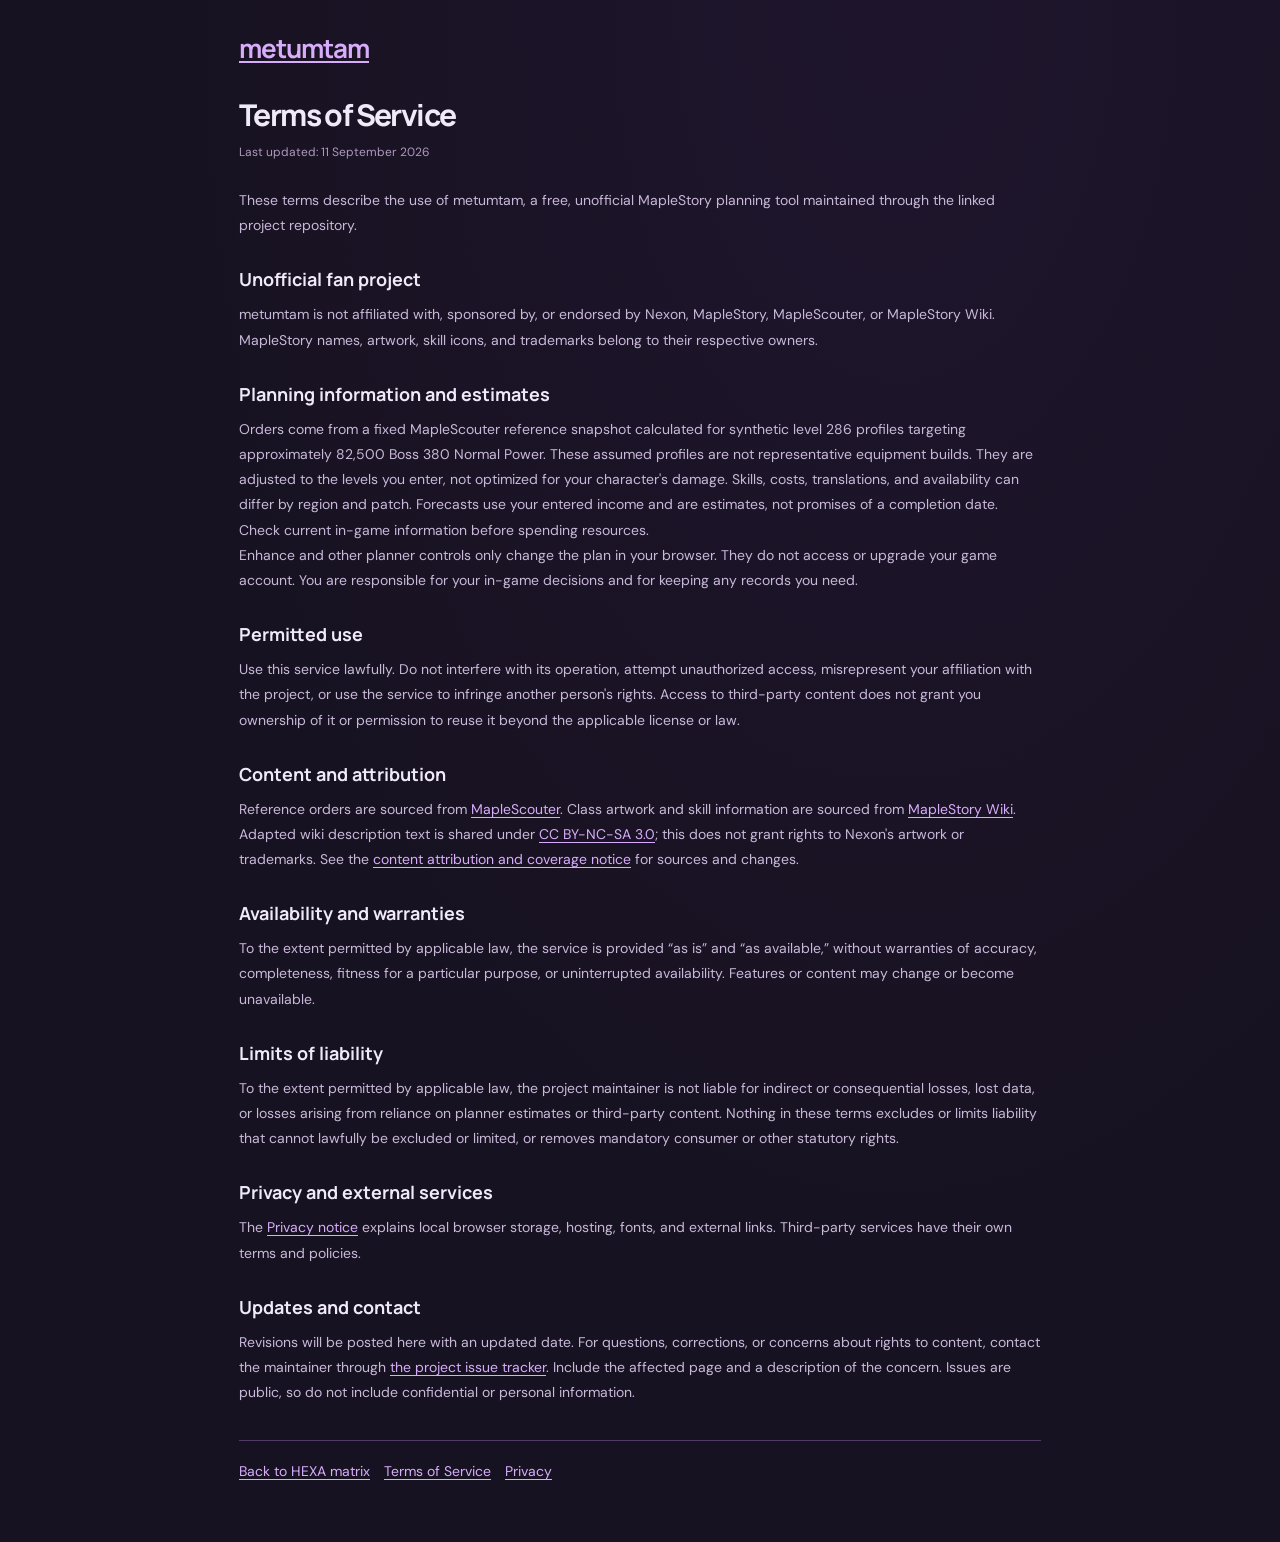
<file: terms.html>
<!doctype html><html lang="en"><head><meta charset="utf-8"><meta name="viewport" content="width=device-width,initial-scale=1"><title>Terms of Service — metumtam</title><link rel="icon" href="data:,"><link rel="stylesheet" href="styles.css"><link rel="stylesheet" href="metumtam.css?v=2"></head><body><main class="legal-page"><header><a class="brand wordmark" href="index.html">metumtam</a></header><h1>Terms of Service</h1><p class="legal-date">Last updated: 11 September 2026</p>
<p>These terms describe the use of metumtam, a free, unofficial MapleStory planning tool maintained through the linked project repository.</p>
<h2>Unofficial fan project</h2><p>metumtam is not affiliated with, sponsored by, or endorsed by Nexon, MapleStory, MapleScouter, or MapleStory Wiki. MapleStory names, artwork, skill icons, and trademarks belong to their respective owners.</p>
<h2>Planning information and estimates</h2><p>Orders come from a fixed MapleScouter reference snapshot calculated for synthetic level 286 profiles targeting approximately 82,500 Boss 380 Normal Power. These assumed profiles are not representative equipment builds. They are adjusted to the levels you enter, not optimized for your character's damage. Skills, costs, translations, and availability can differ by region and patch. Forecasts use your entered income and are estimates, not promises of a completion date. Check current in-game information before spending resources.</p><p>Enhance and other planner controls only change the plan in your browser. They do not access or upgrade your game account. You are responsible for your in-game decisions and for keeping any records you need.</p>
<h2>Permitted use</h2><p>Use this service lawfully. Do not interfere with its operation, attempt unauthorized access, misrepresent your affiliation with the project, or use the service to infringe another person's rights. Access to third-party content does not grant you ownership of it or permission to reuse it beyond the applicable license or law.</p>
<h2>Content and attribution</h2><p>Reference orders are sourced from <a href="https://maplescouter.com/en/hexa">MapleScouter</a>. Class artwork and skill information are sourced from <a href="https://maplestorywiki.net/w/Characters_and_Skills">MapleStory Wiki</a>. Adapted wiki description text is shared under <a href="https://creativecommons.org/licenses/by-nc-sa/3.0/">CC BY-NC-SA 3.0</a>; this does not grant rights to Nexon's artwork or trademarks. See the <a href="https://github.com/darealshekel/Metumtam/blob/main/SKILL-DATA-NOTICE.md">content attribution and coverage notice</a> for sources and changes.</p>
<h2>Availability and warranties</h2><p>To the extent permitted by applicable law, the service is provided “as is” and “as available,” without warranties of accuracy, completeness, fitness for a particular purpose, or uninterrupted availability. Features or content may change or become unavailable.</p>
<h2>Limits of liability</h2><p>To the extent permitted by applicable law, the project maintainer is not liable for indirect or consequential losses, lost data, or losses arising from reliance on planner estimates or third-party content. Nothing in these terms excludes or limits liability that cannot lawfully be excluded or limited, or removes mandatory consumer or other statutory rights.</p>
<h2>Privacy and external services</h2><p>The <a href="privacy.html">Privacy notice</a> explains local browser storage, hosting, fonts, and external links. Third-party services have their own terms and policies.</p>
<h2>Updates and contact</h2><p>Revisions will be posted here with an updated date. For questions, corrections, or concerns about rights to content, contact the maintainer through <a href="https://github.com/darealshekel/Metumtam/issues">the project issue tracker</a>. Include the affected page and a description of the concern. Issues are public, so do not include confidential or personal information.</p><footer><nav class="legal-links" aria-label="Legal"><a href="index.html">Back to HEXA matrix</a><a href="terms.html">Terms of Service</a><a href="privacy.html">Privacy</a></nav></footer></main></body></html>
</file>
<file: styles.css>
@import url('https://fonts.googleapis.com/css2?family=DM+Sans:wght@400;450;500;550;600;650;700&family=Manrope:wght@400;500;600;650;700;750;800&display=swap');
:root{color-scheme:dark;--bg:#111314;--panel:#181b1d;--panel-raised:#202426;--line:#2a2d2e;--text:#eceeea;--muted:#969b99;--faint:#777e7a;--accent:#efb85f;--accent-soft:#30291f;--green:#93b79e;--sidebar:226px;font-family:'DM Sans',Arial,sans-serif;font-synthesis:none}
*{box-sizing:border-box}body{margin:0;background:var(--bg);color:var(--text);font-size:14px;line-height:1.5}button,input,select{font:inherit}button,a,input,select{-webkit-tap-highlight-color:transparent}button{cursor:pointer}button{color:inherit}button:disabled{cursor:default;opacity:.45}a{color:inherit;text-decoration:none}button:focus-visible,a:focus-visible,input:focus-visible,select:focus-visible{outline:2px solid var(--accent);outline-offset:4px}button{border:0;background:none}input,select{min-width:0}input[type=number]{appearance:textfield;-moz-appearance:textfield}input::-webkit-inner-spin-button,input::-webkit-outer-spin-button{-webkit-appearance:none;margin:0}h1,h2,h3,h4,p{margin:0}h1,h2,h3,strong{font-family:'Manrope','DM Sans',sans-serif}h3{font-size:15px;letter-spacing:-.3px;font-weight:750}svg{width:18px;height:18px;display:block;flex-shrink:0}span[data-icon]{display:inline-flex;vertical-align:middle}small{font-size:11px}[hidden]{display:none!important}.skip{position:fixed;top:-60px;left:20px;padding:12px;background:var(--accent);color:#111;z-index:90}.skip:focus{top:10px}.sidebar{position:fixed;inset:0 auto 0 0;width:var(--sidebar);display:flex;flex-direction:column;border-right:1px solid var(--line);background:#141617;z-index:30;padding:29px 15px 0}.brand{display:flex;align-items:center;gap:11px;margin:0 11px 39px;font:800 24px/1 'Manrope',sans-serif;letter-spacing:2px}.brand>svg{height:37px;width:37px;fill:none;stroke:var(--accent);stroke-width:1.4}.brand-sub{display:block;font:500 8px/1.6 'DM Sans',sans-serif;letter-spacing:1.25px;color:var(--faint);margin-top:6px}.nav-label{font-size:9px;letter-spacing:1.65px;color:var(--faint);font-weight:700;padding-left:12px}.workspace-link{display:flex;align-items:center;gap:10px;padding:11px 12px;border-radius:6px;margin-top:11px;font-size:12px;font-weight:600}.workspace-link.active{background:var(--accent-soft);color:var(--accent)}.nav-dot{width:5px;height:5px;background:var(--accent);border-radius:50%;margin-left:auto}.library-head{display:flex;align-items:center;justify-content:space-between;margin:32px 10px 14px 0}.library-head>span:last-child{font-size:10px;color:var(--faint)}.search{display:flex;align-items:center;gap:8px;padding:9px 10px;background:#1b1e20;border:1px solid var(--line);border-radius:5px}.search svg{width:15px;color:var(--faint)}.search input{width:100%;background:none;border:0;outline:0;font-size:11px;color:var(--text)}.search:focus-within{border-color:var(--accent)}.search kbd{color:var(--faint);border:1px solid #3a3d3e;padding:0px 4px;font-size:10px;border-radius:3px}.category-label{margin:13px 7px 10px;position:relative}.category-label select{background:none;appearance:none;border:0;outline:0;width:100%;font-size:11px;color:var(--muted);padding:5px}.category-label option{background:#181b1d}.category-label>span{position:absolute;right:2px;top:5px;pointer-events:none;color:var(--faint)}.category-label svg{width:12px}.class-list{flex:1;min-height:0;overflow:auto;scrollbar-width:thin;scrollbar-color:#353939 transparent;padding-right:3px;padding-bottom:15px}.class-item{display:flex;align-items:center;gap:10px;width:100%;text-align:left;padding:9px 10px;border-radius:5px;margin:2px 0;color:#b0b5b1;transition:background .16s,color .16s;font-size:12px}.class-item:hover{background:#202425;color:var(--text)}.class-item.selected{background:#252826;color:var(--text)}.class-item.selected:before{content:'';height:19px;width:2px;background:var(--accent);position:absolute;margin-left:-11px;border-radius:3px}.class-item.selected .class-dot{color:var(--accent)}.class-dot{display:flex;align-items:center;justify-content:center;width:23px;height:23px;font-size:10px;color:#767d77;background:#222628;flex-shrink:0;border-radius:6px}.class-item .selected-check{margin-left:auto;color:var(--accent)}.selected-check svg{width:14px}.unavailable-label{font-size:8px;margin-left:auto;color:var(--faint);letter-spacing:.8px}.class-item.unavailable-item{color:#767c78}.library-empty{padding:20px 12px;color:var(--muted);font-size:12px}.sidebar-footer{display:flex;align-items:center;gap:8px;border-top:1px solid var(--line);margin-top:10px;padding:21px 5px;font-size:10px;color:var(--muted)}.sidebar-footer small{display:block;font-size:9px;color:var(--faint);margin-top:3px}.sidebar-footer button{margin-left:auto}.status-dot{width:5px;height:5px;background:var(--green);display:inline-block;border-radius:50%;flex-shrink:0}.shell{margin-left:var(--sidebar)}.topbar{height:65px;border-bottom:1px solid var(--line);display:flex;align-items:center;justify-content:space-between;padding:0 36px;font-size:11px}.breadcrumb{color:var(--faint);display:flex;gap:13px}.breadcrumb strong{color:var(--muted);font-weight:500;font-family:inherit}.top-actions{display:flex;align-items:center;gap:24px}.saved-status{color:var(--faint);font-size:10px;display:flex;align-items:center;gap:7px}.subtle-button{display:inline-flex;align-items:center;gap:7px;color:var(--muted);font-size:11px;padding:6px 0}.subtle-button:hover{color:var(--text)}.subtle-button svg{width:14px;height:14px}.icon-button{width:32px;height:32px;display:inline-flex;justify-content:center;align-items:center;color:var(--muted);border-radius:5px;flex-shrink:0}.icon-button:hover{background:#2a2e30;color:var(--text)}main{max-width:1510px;padding:35px 36px 0;margin:auto}.page-heading{display:flex;justify-content:space-between;align-items:center;margin-bottom:35px}.eyebrow{font-size:9px;letter-spacing:1.7px;font-weight:650;color:var(--faint)}h1{font-size:35px;line-height:1.25;letter-spacing:-1.6px;margin:8px 0 10px;font-weight:750}.title-dot{color:var(--accent)}.page-heading p{font-size:12px;color:var(--muted)}.outline-button{border:1px solid #373b3c;border-radius:6px;display:inline-flex;gap:8px;align-items:center;justify-content:center;padding:10px 14px;font-size:11px;background:#191c1d;transition:background .18s}.outline-button:hover{background:#262a2c}.outline-button svg{width:14px;height:14px}.class-heading{display:flex;align-items:center;justify-content:space-between;margin-bottom:22px;gap:18px}.class-identity{display:flex;align-items:center;gap:12px}.class-emblem{width:47px;height:47px;background:#252325;border:1px solid #393232;border-radius:11px;display:grid;place-items:center;position:relative;overflow:hidden}.class-emblem img{height:35px;width:35px;object-fit:contain;image-rendering:pixelated}.class-emblem>span{font-weight:700;color:var(--accent)}.class-heading .eyebrow{font-size:8px;color:var(--muted);letter-spacing:1.35px}.class-heading h2{font-size:21px;letter-spacing:-.6px;margin-top:2px}.class-version{border:1px solid #333838;border-radius:4px;color:#89918c;font-size:8px;font-weight:600;letter-spacing:1px;padding:3px 5px;margin-left:3px}.segmented{display:flex;background:#191c1e;border:1px solid var(--line);border-radius:7px;padding:4px}.segmented button{display:flex;align-items:center;justify-content:center;gap:7px;color:#929993;font-size:11px;font-weight:500;padding:8px 13px;border-radius:4px;white-space:nowrap;transition:.18s}.segmented button[aria-pressed=true]{background:#313331;color:#eee6d7;box-shadow:0 1px 4px #0003}.segmented svg{width:13px;height:13px}.progress-overview{display:grid;grid-template-columns:1.35fr 1fr 1fr;background:#191c1d;border:1px solid var(--line);border-radius:9px;padding:22px 26px;margin-bottom:28px;gap:28px}.section-kicker{font-size:8px;letter-spacing:1.3px;color:var(--muted);display:flex;justify-content:space-between;gap:10px}.section-kicker>span{letter-spacing:0;color:var(--faint)}.progress-value{display:flex;align-items:baseline;gap:10px;margin-top:8px;margin-bottom:10px}.progress-value strong{font-size:29px;line-height:1;font-weight:600;letter-spacing:-1.1px}.progress-value strong>span{font-size:15px;font-weight:400;color:var(--muted);margin-left:4px}.progress-value>span{font-size:9px;color:var(--faint)}.progress-track{height:4px;background:#343737;border-radius:3px;overflow:hidden}.progress-track>div{height:100%;width:0%;background:var(--accent);transition:width .5s cubic-bezier(.22,1,.36,1);border-radius:3px}.overview-stat{padding-left:24px;border-left:1px solid var(--line);display:flex;flex-direction:column;justify-content:center;gap:5px}.stat-label{font-size:10px;color:var(--muted);display:flex;align-items:center;gap:7px}.overview-stat strong{font-size:25px;line-height:1.3;letter-spacing:-.6px;font-weight:600;font-variant-numeric:tabular-nums}.overview-stat small{font-size:9px;color:var(--faint)}.gem{display:inline-block;background:var(--accent);width:16px;height:19px;clip-path:polygon(50% 0,100% 38%,74% 100%,25% 100%,0 38%);flex-shrink:0}.gem.small{width:9px;height:11px}.erda{display:inline-block;border:2px solid #a9bfb3;width:15px;height:15px;border-radius:50%;position:relative;flex-shrink:0}.erda:after{content:'';inset:3px;background:#a9bfb3;border-radius:50%;position:absolute}.erda.small{width:10px;height:10px;border-width:1.5px}.erda.small:after{inset:2px}.workspace-grid{display:grid;grid-template-columns:minmax(265px,.78fr) minmax(400px,1.65fr);gap:32px;align-items:start}.left-column{min-width:0}.next-upgrade{background:#211f1a;border:1px solid #4b402e;border-radius:9px;padding:23px 22px 20px;position:relative;overflow:hidden}.next-upgrade:before{content:'';position:absolute;top:0;left:22px;width:39px;height:2px;background:var(--accent)}.panel-heading,.section-heading{display:flex;align-items:center;justify-content:space-between;gap:12px}.panel-heading h3{font-size:12px;display:flex;align-items:center;gap:7px;font-family:'DM Sans',sans-serif;font-weight:550}.amber-dot{width:5px;height:5px;border-radius:50%;background:var(--accent);box-shadow:0 0 8px #efb85f33}.tiny-label{font-size:8px;letter-spacing:.9px;color:#a28d6f}.next-skill{display:flex;gap:14px;align-items:center;margin:25px 0 20px}.skill-icon{width:41px;height:41px;display:grid;place-items:center;flex-shrink:0;background:#232729;border:1px solid #3b3e3f;border-radius:7px;position:relative;overflow:hidden}.skill-icon img{width:30px;height:30px;object-fit:contain;image-rendering:pixelated}.skill-icon.large{height:62px;width:62px;background:#2a2822;border-color:#5b4c35;border-radius:10px}.skill-icon.large img{width:43px;height:43px}.skill-icon.image-failed:after{content:attr(data-fallback);font-size:10px;color:var(--accent);position:absolute}.skill-icon.image-failed img{display:none}.core-kicker{font-size:8px;letter-spacing:1.25px;color:#a18e72;margin-bottom:5px}.next-skill h4{font-family:'Manrope',sans-serif;font-size:15px;line-height:1.4;letter-spacing:-.3px;max-width:210px}.level-transition{display:flex;gap:9px;align-items:center;font-size:11px;color:#b7b3a9;margin-top:7px}.level-transition svg{height:12px;width:12px;color:#857b6b}.level-transition strong{color:var(--accent);font-size:11px;font-family:inherit}.next-costs{border-top:1px solid #3a3429;padding:17px 0;margin-top:5px;display:flex;flex-direction:column;gap:13px}.next-cost{display:flex;align-items:center;justify-content:space-between}.next-cost>span{display:flex;align-items:center;gap:9px;font-size:11px;color:#b9b6ac}.next-cost strong{font-size:15px;font-weight:600;font-variant-numeric:tabular-nums}.next-cost .gem{width:11px;height:14px}.next-cost .erda{width:12px;height:12px}.primary-button{display:flex;align-items:center;justify-content:center;gap:9px;background:var(--accent);color:#292014;font-size:11px;font-weight:750;border-radius:5px;padding:12px 14px;transition:background .18s,transform .18s}.primary-button:hover{background:#ffcc7d;transform:translateY(-1px)}.primary-button:active{transform:translateY(0)}.primary-button svg{width:14px;height:14px}.upgrade-actions{display:flex;gap:7px}.upgrade-actions .primary-button{flex:1}.undo-button{width:36px;border:1px solid #48402f;display:grid;place-items:center;border-radius:5px;color:#a8967a}.undo-button:hover{background:#373124}.next-footnote{font-size:9px;color:#8f8677;text-align:center;margin-top:11px}.farming-section{padding:26px 2px 0}.section-heading>span{color:var(--faint)}.section-heading>span svg{width:15px}.forecast-inputs{display:grid;grid-template-columns:1fr 1fr;gap:13px;margin-top:17px}.forecast-inputs label{color:var(--muted);font-size:10px}.forecast-inputs input{display:block;width:100%;margin-top:6px}.forecast-inputs input,.stock-label input{background:#1b1e20;border:1px solid #343738;border-radius:5px;color:var(--text);padding:9px 11px;font-size:12px;font-variant-numeric:tabular-nums}.stock-label{display:flex;align-items:center;justify-content:space-between;margin-top:11px;font-size:10px;color:var(--muted);gap:15px}.stock-label input{width:95px;padding:7px 10px}.forecast-result{display:flex;justify-content:space-between;align-items:center;margin-top:19px;border-top:1px solid var(--line);padding-top:17px;color:var(--muted);font-size:10px}.forecast-result strong{display:block;color:var(--text);font-size:24px;letter-spacing:-.9px;margin-top:4px;font-weight:600}.forecast-result strong small{font-size:12px;color:var(--muted);letter-spacing:0;font-weight:400}.calendar-icon{background:#1e2223;border:1px solid #303637;border-radius:9px;width:41px;height:43px;display:grid!important;place-items:center}.calendar-icon svg{width:20px;height:20px;color:#8b9690}.quiet{font-size:9px;color:var(--faint);margin-top:7px;line-height:1.7}.source-note{display:flex;gap:8px;color:var(--faint);font-size:9px;line-height:1.7;margin:23px 0 10px;padding-top:17px;border-top:1px solid var(--line)}.source-note svg{width:13px;height:13px;margin-top:2px}.section-heading p{font-size:10px;color:var(--faint);margin-top:4px}.text-button{display:inline-flex;align-items:center;gap:6px;color:var(--accent);font-size:10px;white-space:nowrap;padding:5px 0}.text-button:hover{color:#ffda9c}.text-button svg{width:12px;height:12px}.count-badge{display:inline-block;font-family:'DM Sans',sans-serif;font-size:9px;font-weight:400;color:var(--muted);background:#24282a;padding:1px 5px;border-radius:4px;vertical-align:middle;margin-left:5px;letter-spacing:0}.roadmap{display:grid;grid-template-columns:repeat(8,1fr);gap:7px;margin-top:19px;margin-bottom:26px}.roadmap-item{position:relative;min-width:0;border:1px solid #303536;background:#191d1e;border-radius:6px;padding:12px 3px 9px;display:flex;align-items:center;flex-direction:column;gap:6px;transition:transform .17s,border-color .17s,background .17s}.roadmap-item:hover{border-color:#927448;background:#26271f;transform:translateY(-3px)}.roadmap-item:first-child{border-color:#8b6b38;background:#29251d}.roadmap-item img{width:29px;height:29px;object-fit:contain;image-rendering:pixelated}.roadmap-item .roadmap-level{font-size:10px;color:var(--text);font-variant-numeric:tabular-nums}.roadmap-item .roadmap-number{position:absolute;top:-6px;left:5px;padding:0 3px;background:#191d1e;font-size:7px;color:var(--faint)}.roadmap-item:first-child .roadmap-number{color:var(--accent);background:#29251d}.roadmap-item:not(:last-child):after{content:'›';position:absolute;right:-7px;top:29px;color:#5a635c;font-size:11px;z-index:1}.skills-section{border-top:1px solid var(--line);padding-top:23px}.skill-filters{display:flex;gap:19px;margin-top:21px;border-bottom:1px solid var(--line);overflow:auto;scrollbar-width:none}.skill-filters button{font-size:10px;padding:0 0 11px;color:var(--faint);position:relative;flex-shrink:0}.skill-filters button:hover{color:var(--text)}.skill-filters button.selected{color:var(--accent)}.skill-filters button.selected:after{content:'';position:absolute;bottom:0;left:0;right:0;height:2px;background:var(--accent)}.skill-group-heading{font-size:8px;color:#858f89;font-weight:600;letter-spacing:1.2px;margin:19px 0 5px;display:flex;align-items:center;gap:6px}.group-dot{width:4px;height:4px;background:#6f7d73;border-radius:50%}.skill-row{display:grid;grid-template-columns:37px minmax(90px,1fr) 74px 18px 47px;align-items:center;gap:10px;padding:12px 0;border-bottom:1px solid #24292a}.skill-row .skill-icon{width:35px;height:35px;border-radius:6px;background:#222729;border-color:#303738}.skill-row .skill-icon img{width:27px;height:27px}.skill-name{font-size:11px;color:#d2d7d1;font-weight:500;line-height:1.4;overflow-wrap:anywhere}.skill-cost{font-size:9px;color:var(--faint);margin-top:4px;display:flex;align-items:center;gap:5px}.skill-cost .gem{height:7px;width:6px;opacity:.7}.skill-cost .erda{height:7px;width:7px;border-width:1px;opacity:.8}.skill-cost .erda:after{inset:1px}.skill-cost .sep{color:#434b45;margin:0 3px}.skill-row.next-row .skill-name{color:#f0c98b}.level-control{display:flex;align-items:center;background:#1b1f20;border:1px solid #353b3c;border-radius:5px;height:30px;overflow:hidden}.level-control button{width:21px;padding:0;color:var(--faint);font-size:12px;height:100%}.level-control button:hover{background:#323735;color:var(--accent)}.level-control input{background:none;border:0;width:30px;min-width:0;outline:0;padding:0;text-align:center;color:var(--text);font-size:10px;font-variant-numeric:tabular-nums;height:100%}.level-control:focus-within{border-color:var(--accent)}.goal-input{background:#1a1e1f;border:1px solid #313738;border-radius:5px;text-align:center;width:47px;height:30px;color:var(--muted);font-size:10px;padding:0}.row-arrow{color:#58625b}.row-arrow svg{width:13px;height:13px}.levels-head{display:grid;grid-template-columns:1fr 74px 18px 47px;gap:10px;font-size:7px;letter-spacing:.9px;color:var(--faint);margin-top:12px;text-align:center}.levels-head>span:first-child{text-align:left}.stat-checkbox{accent-color:var(--accent);width:15px;height:15px;cursor:pointer;justify-self:center}.stat-row{grid-template-columns:37px minmax(90px,1fr) 74px 18px 47px}.stat-state{font-size:9px;color:var(--muted);text-align:right;grid-column:4/6}.skills-footer{display:flex;justify-content:space-between;gap:10px;margin-top:21px;padding-bottom:9px}.skills-footer>span{display:flex;align-items:center;gap:6px;font-size:9px;color:var(--faint)}.skills-footer svg{width:12px;height:12px}.page-footer{border-top:1px solid var(--line);display:flex;align-items:center;justify-content:space-between;padding:23px 0;margin-top:42px;color:var(--faint);font-size:9px;gap:15px}.page-footer>span{display:flex;align-items:center;gap:7px}.page-footer a:hover{color:var(--accent)}.page-footer svg{height:9px;width:9px;display:inline-block}.footer-slash,.footer-divider{color:#464f48;margin:0 5px}.unavailable{padding:65px 24px;text-align:center;border-top:1px solid var(--line);border-bottom:1px solid var(--line);color:var(--muted)}.unavailable h3{color:var(--text);font-size:20px;margin:12px 0}.unavailable p{font-size:12px;max-width:400px;margin:10px auto 22px}.unavailable .primary-button{display:inline-flex}.empty-state{padding:24px 0;text-align:center;color:var(--muted);font-size:12px}.complete-state{padding:25px 0 7px;text-align:center}.complete-state>svg{margin:auto;color:var(--accent);width:36px;height:36px}.complete-state h4{font-size:19px;margin:15px 0 8px}.complete-state p{font-size:11px;color:var(--muted)}.complete-state button{margin:20px auto 0}.source-badge{font-size:8px;color:var(--faint);margin-top:9px}.mobile-only{display:none}dialog{color:var(--text);background:#191d1f;border:1px solid #414744;border-radius:12px;width:min(780px,calc(100% - 30px));max-height:85svh;padding:26px;box-shadow:0 24px 100px #0008;overflow:auto}dialog::backdrop{background:#070a0bbf;backdrop-filter:blur(5px)}dialog[open]{animation:dialog-in .2s ease-out}.dialog-top{display:flex;align-items:flex-start;justify-content:space-between;margin-bottom:23px;gap:20px}.dialog-top h2{font-size:24px;margin-top:7px;letter-spacing:-.75px}.dialog-top button{margin:-7px -7px 0 0}.dialog-copy{font-size:13px;color:var(--muted);line-height:1.8}.dialog-copy p+p{margin-top:13px}.dialog-copy strong{color:var(--text);font-family:inherit;font-weight:550}.dialog-copy a{color:var(--accent)}.data-facts{display:grid;grid-template-columns:1fr 1fr;gap:16px;padding:20px 0;border-top:1px solid var(--line);margin-top:20px}.data-facts dt{font-size:9px;text-transform:uppercase;letter-spacing:1px;color:var(--faint)}.data-facts dd{font-size:12px;margin:5px 0 0}.dialog-actions{display:flex;gap:10px;justify-content:flex-end;margin-top:22px}.order-table{width:100%;border-collapse:collapse;font-size:11px;line-height:1.5}.order-table th{font-weight:500;color:var(--faint);font-size:9px;text-align:left;position:sticky;top:-26px;background:#191d1f;padding:12px 7px;border-bottom:1px solid #3b4240}.order-table td{padding:9px 7px;border-bottom:1px solid #2a312e}.order-table td:nth-last-child(-n+2),.order-table th:nth-last-child(-n+2){text-align:right;white-space:nowrap}.order-skill{display:flex;align-items:center;gap:9px}.order-skill img{width:26px;height:26px;object-fit:contain;image-rendering:pixelated}.order-table .number{color:var(--faint);font-size:9px}.table-summary{display:flex;gap:18px;padding:12px 0 20px;color:var(--muted);font-size:11px}.table-summary strong{color:var(--text);font-family:inherit}.milestone-detail{display:flex;align-items:center;gap:20px;margin:22px 0}.milestone-detail p{color:var(--muted);font-size:12px;margin-top:6px}.toast{position:fixed;bottom:26px;left:calc(50% + var(--sidebar)/2);transform:translate(-50%,20px);padding:12px 18px;background:#e6e7df;color:#1c241d;font-size:12px;border-radius:7px;box-shadow:0 5px 30px #0005;z-index:80;opacity:0;pointer-events:none;transition:.22s;max-width:calc(100vw - 35px);text-align:center}.toast.visible{opacity:1;transform:translate(-50%,0)}.page-heading,.class-heading,.progress-overview,.workspace-grid{animation:enter .45s both}.class-heading{animation-delay:.05s}.progress-overview{animation-delay:.09s}.workspace-grid{animation-delay:.13s}@keyframes enter{from{opacity:0;transform:translateY(7px)}to{opacity:1;transform:translateY(0)}}@keyframes dialog-in{from{opacity:0;transform:translateY(8px) scale(.99)}to{opacity:1;transform:translateY(0) scale(1)}}
@media(min-width:1700px){main{padding-top:45px}.workspace-grid{grid-template-columns:340px 1fr;gap:40px}.skills-list .group-rows{display:grid;grid-template-columns:1fr 1fr;column-gap:25px}.skill-row{grid-template-columns:35px minmax(95px,1fr) 74px 14px 42px;gap:8px}.goal-input{width:42px}.levels-head{display:none}.roadmap{grid-template-columns:repeat(12,1fr)}.roadmap-item{padding-top:16px;padding-bottom:12px}}
@media(max-width:1200px){:root{--sidebar:200px}main{padding:28px 24px 0}.topbar{padding:0 24px}.brand{margin-left:8px}.workspace-grid{grid-template-columns:minmax(245px,.85fr) minmax(340px,1.2fr);gap:24px}.next-upgrade{padding:20px 17px}.next-skill{gap:10px}.next-skill h4{font-size:13px}.skill-filters{gap:15px}.progress-overview{padding:20px;gap:20px}.overview-stat{padding-left:18px}.roadmap{grid-template-columns:repeat(6,1fr)}.progress-value>span{font-size:8px}.class-version{display:none}.segmented button{padding:7px 10px;font-size:10px}.skill-row{gap:8px}}
@media(max-width:1000px){.workspace-grid{grid-template-columns:1fr}.left-column{display:grid;grid-template-columns:1fr 1fr;gap:25px;align-items:start}.farming-section{padding-top:7px}.source-note{grid-column:1/-1;margin:0;padding-top:0;border:0}.right-column{min-width:0}.roadmap{grid-template-columns:repeat(10,1fr)}.progress-overview{grid-template-columns:1.3fr 1fr 1fr;gap:17px;padding:18px}.section-kicker>span{display:none}.progress-value>span{display:none}.overview-stat strong{font-size:21px}.class-heading{align-items:flex-start}.segmented button{gap:5px;padding:8px}.segmented svg{display:none}.saved-status{display:none}.brand{font-size:21px}.skill-row{grid-template-columns:37px 1fr 85px 18px 55px}.level-control input{width:41px}.goal-input{width:55px}.levels-head{grid-template-columns:1fr 85px 18px 55px}}
@media(max-width:760px){:root{--sidebar:0px}.sidebar{width:250px;transform:translateX(-100%);transition:transform .25s;box-shadow:15px 0 70px #0003}.sidebar.open{transform:translateX(0)}.sidebar-backdrop{position:fixed;inset:0;background:#0008;z-index:25}.mobile-only{display:inline-flex}.topbar{height:56px;padding:0 17px;justify-content:flex-start;gap:12px}.top-actions{margin-left:auto}.top-actions .subtle-button>span:last-child{display:none}.breadcrumb{font-size:10px;gap:9px}main{padding:25px 20px 0}.page-heading{margin-bottom:29px;align-items:flex-start}.page-heading .eyebrow{font-size:8px;letter-spacing:1.2px}h1{font-size:31px}.page-heading p{font-size:11px;max-width:230px}.page-heading .outline-button{padding:9px 10px;font-size:10px;margin-top:15px}.class-heading{flex-wrap:wrap;gap:19px}.class-identity{gap:10px}.class-emblem{height:44px;width:44px}.class-heading h2{font-size:22px}.segmented{width:100%;padding:4px}.segmented button{flex:1;font-size:11px;padding:9px}.segmented svg{display:block}.progress-overview{grid-template-columns:1fr 1fr;padding:20px;row-gap:21px;margin-bottom:25px}.progress-main{grid-column:1/-1}.progress-value>span{display:block;font-size:10px}.section-kicker>span{display:inline}.progress-track{height:5px}.overview-stat{border-left:0;padding:0;gap:6px}.overview-stat:last-child{border-left:1px solid var(--line);padding-left:20px}.overview-stat strong{font-size:25px}.overview-stat small{font-size:8px}.workspace-grid{gap:24px}.left-column{grid-template-columns:1fr;gap:22px}.next-upgrade{padding:22px}.next-skill{margin:20px 0;gap:14px}.next-skill h4{font-size:17px;max-width:none}.next-costs{display:grid;grid-template-columns:1fr 1fr;gap:16px}.next-cost{flex-direction:column;align-items:flex-start;gap:8px}.next-cost:last-child{border-left:1px solid #3a3429;padding-left:20px}.next-cost strong{font-size:23px}.farming-section{padding-top:2px}.source-note{margin-top:-8px}.roadmap{grid-template-columns:repeat(6,1fr);gap:8px;margin-bottom:23px}.skill-filters{gap:22px}.skill-row{grid-template-columns:35px minmax(80px,1fr) 74px 12px 42px;gap:8px}.level-control input{width:30px}.goal-input{width:42px}.levels-head{grid-template-columns:1fr 74px 12px 42px;gap:8px}.skill-name{font-size:11px}.skill-cost{font-size:8px;gap:3px}.skill-cost .sep{margin:0 1px}.skills-footer{font-size:8px}.page-footer{flex-direction:column;align-items:flex-start;gap:8px;margin-top:30px;padding:20px 0}.page-footer>span{font-size:8px}.toast{left:50%;width:max-content}.order-table{font-size:10px}.order-table td{padding:9px 4px}.order-skill{gap:6px}.order-skill img{width:22px;height:22px}dialog{padding:20px}.dialog-top h2{font-size:21px}.order-table th{top:-20px}.order-table .erda-col{display:none}.table-summary{font-size:10px;flex-wrap:wrap;gap:8px 16px}.class-version{display:block}.stat-row{grid-template-columns:35px minmax(80px,1fr) 74px 12px 42px}}
@media(prefers-reduced-motion:reduce){*,*:before,*:after{animation:none!important;transition:none!important;scroll-behavior:auto!important}}

.order-settings{margin:0 0 25px;padding:0 0 22px;border-bottom:1px solid var(--line)}.order-settings-controls{display:flex;align-items:center;justify-content:space-between;gap:22px}.resource-modes{margin-top:10px}.resource-modes button{gap:9px}.third-skill-toggle{display:flex;align-items:center;gap:11px;cursor:pointer}.third-skill-toggle input{width:17px;height:17px;accent-color:var(--accent);cursor:pointer}.third-skill-toggle strong{display:block;font:500 12px 'DM Sans',sans-serif}.third-skill-toggle small{display:block;color:var(--faint);font-size:10px;margin-top:5px}.order-note{font-size:11px;line-height:1.65;color:var(--muted);margin-top:13px;max-width:850px}@media(max-width:1100px){.order-settings-controls{align-items:flex-start;flex-direction:column;gap:16px}}@media(max-width:760px){.order-settings-controls>div{width:100%}.resource-modes button{font-size:10px;gap:7px;padding:10px 7px}.order-note{font-size:10px}.order-settings{margin-bottom:22px}}
</file>
<file: matrix.css>
.matrix-section{margin:0 0 26px}.matrix-section>.section-heading{margin-bottom:14px}.matrix-section .section-heading p{font-size:11px}.matrix-help{color:var(--muted);font-size:10px;display:flex;align-items:center;gap:6px}.matrix-help:before{content:'';width:7px;height:7px;border:1px solid #8b9299;border-radius:50%;background:#525862}.matrix-board{position:relative;isolation:isolate;width:100%;max-width:550px;aspect-ratio:1;margin:0 auto;container-type:inline-size;border:1px solid #475168;border-radius:9px;overflow:hidden;background:radial-gradient(ellipse at 15% 12%,#5a34842e,transparent 52%),radial-gradient(ellipse at 34% 100%,#14546e42,transparent 60%),#171c26;box-shadow:inset 0 0 35px #080b1655}.matrix-art{position:absolute;inset:0;width:100%;height:100%;pointer-events:none}.matrix-center-rays{filter:drop-shadow(0 0 4px #c794ff)}.matrix-center-sigil{filter:drop-shadow(0 0 9px #a773ff)}.matrix-node{--node-rgb:168,111,255;position:absolute;left:var(--node-x);top:var(--node-y);transform:translate(-50%,-50%);width:12.8%;height:14.8%;padding:0;isolation:isolate;display:grid;place-items:center;opacity:1!important;transition:transform .16s ease,filter .16s ease;overflow:visible}.node-skill{--node-rgb:164,86,255}.node-mastery{--node-rgb:239,86,168}.node-boost{--node-rgb:91,201,228}.node-common{--node-rgb:139,159,222}.node-face,.node-outline{position:absolute;inset:0;width:100%;height:100%;pointer-events:none}.node-face>svg{width:100%;height:100%}.node-fill{fill:rgba(var(--node-rgb),.38);stroke:rgba(var(--node-rgb),.9);stroke-width:1.1}.node-facet{fill:rgba(var(--node-rgb),.18)}.node-inner{fill:none;stroke:rgba(var(--node-rgb),.55);stroke-width:.6}.node-outline{overflow:visible;fill:none;stroke:transparent;stroke-width:2.2;z-index:3}.matrix-node>img{position:absolute;top:36%;left:25%;width:50%;height:43.25%;object-fit:contain;image-rendering:pixelated;filter:drop-shadow(0 0 4px rgba(var(--node-rgb),.5));transition:filter .2s,opacity .2s}.node-level{position:absolute;z-index:2;top:14%;left:27%;width:46%;font:600 clamp(8px,2cqw,12px)/1.1 'DM Sans',sans-serif;letter-spacing:1px;color:#f2f1ff;text-align:center;border:1px solid rgba(var(--node-rgb),.6);border-radius:3px;background:rgba(var(--node-rgb),.2)}.matrix-lock{width:32%;height:32%;color:#9998af;opacity:.6}.matrix-node.is-locked .node-face{filter:grayscale(1);opacity:.3}.matrix-node.is-locked>img{filter:grayscale(1);opacity:.35}.matrix-node.is-locked .node-level{color:#a2a4af;border-color:#767f9145;background:#151923}.matrix-node.is-empty .node-face{filter:grayscale(.6);opacity:.18}.matrix-node.is-empty{cursor:default}.matrix-node:not(:disabled):hover{transform:translate(-50%,-50%) scale(1.065);z-index:5}.matrix-node:not(:disabled):hover .node-fill{fill:rgba(var(--node-rgb),.52)}.matrix-node.is-selected:not(.is-next) .node-outline{stroke:#e5e4f1;stroke-width:1.7;opacity:.8}.matrix-node:focus-visible{outline:none;z-index:6}.matrix-node:focus-visible .node-outline{stroke:#fff;stroke-width:3}.matrix-node.is-next .node-outline{stroke:#c782ff;stroke-width:2.8;animation:matrix-glow 1s ease-in-out infinite}.node-next-tag{position:absolute;bottom:-7%;z-index:5;font-size:clamp(7px,1.6cqw,10px);font-weight:700;line-height:1.3;letter-spacing:.9px;color:#f6e9ff;padding:1px 5px;background:#7130a8;border:1px solid #c28cf0;border-radius:3px;box-shadow:0 0 10px #ba5bff66}.node-excluded{position:absolute;bottom:19%;font:600 clamp(6px,1.5cqw,9px)/1 monospace;color:#a59fad}.matrix-legend{display:flex;justify-content:center;flex-wrap:wrap;gap:10px 18px;margin:15px 0 19px;color:var(--muted);font-size:10px}.matrix-legend>span{display:flex;align-items:center;gap:6px}.matrix-legend>span:before{content:'';width:6px;height:6px;transform:rotate(30deg);background:var(--legend-color)}.legend-skill{--legend-color:#a45aeb}.legend-mastery{--legend-color:#d95196}.legend-boost{--legend-color:#58bed3}.legend-common{--legend-color:#8596cb}.legend-next{--legend-color:#d393ff}.legend-next:before{box-shadow:0 0 5px #c67bff}.matrix-stats{display:grid;grid-template-columns:repeat(3,minmax(0,1fr));gap:8px}.matrix-stat{display:flex;align-items:center;gap:9px;border:1px solid var(--line);border-radius:6px;padding:10px;text-align:left;position:relative;min-width:0;background:#181c20;transition:background .15s}.matrix-stat>img{object-fit:contain;image-rendering:pixelated}.matrix-stat>span{font-size:10px;white-space:nowrap}.matrix-stat small{display:block;color:var(--faint);font-size:9px;margin-top:2px}.matrix-stat b{position:absolute;right:5px;top:-7px;font-size:7px;letter-spacing:.5px;background:#64318f;color:#efd8ff;padding:0 4px;border-radius:2px}.matrix-stat.is-locked>img{filter:grayscale(1);opacity:.35}.matrix-stat.is-selected{border-color:#9598a5}.matrix-stat.is-next{border-color:#c782ff;animation:stat-glow 1s ease-in-out infinite}.matrix-stat:hover{background:#252a32}.matrix-selection{margin-top:18px;padding:18px 0 0;border-top:1px solid var(--line);display:grid;grid-template-columns:1fr auto;gap:12px 20px;align-items:center;min-height:100px}.matrix-selection-title{display:flex;gap:12px;align-items:center;min-width:0}.matrix-selection-title h4{font:600 13px/1.4 'DM Sans',sans-serif;overflow-wrap:anywhere}.matrix-selection-title .core-kicker{font-size:8px;color:var(--faint);margin-bottom:4px;letter-spacing:.9px}.matrix-selection-title p{font-size:10px;color:var(--muted);margin-top:4px}.matrix-selection-controls{display:flex;align-items:center;gap:13px}.matrix-selection-controls label{display:flex;flex-direction:column;gap:5px;font-size:9px;color:var(--muted);text-transform:uppercase;letter-spacing:.6px}.matrix-selection-controls input[inputmode=numeric]{width:65px;padding:8px 10px;background:#1c2026;border:1px solid #424953;border-radius:5px;color:var(--text);font-size:13px;text-align:center}.matrix-selection-controls .matrix-stat-label{flex-direction:row;align-items:center;text-transform:none;letter-spacing:0;font-size:11px}.matrix-selection-controls input[type=checkbox]{accent-color:#bd78f6;width:18px;height:18px}.matrix-selection-note{grid-column:1/-1;font-size:10px;color:var(--muted)}.bulk-levels{border-top:1px solid var(--line);padding-top:15px;margin-bottom:25px}.bulk-levels>summary{cursor:pointer;font-size:12px;font-weight:550;color:var(--muted);padding:8px 0;list-style:none;display:flex;align-items:center;justify-content:space-between}.bulk-levels>summary:after{content:'+';font-size:18px;font-weight:400}.bulk-levels[open]>summary:after{content:'−'}.bulk-levels>.skills-section{padding-top:17px}.bulk-levels .skills-section>.section-heading{display:none}.workspace-grid{grid-template-columns:minmax(0,1fr) 300px;gap:36px;align-items:start}.right-column{grid-column:1;min-width:0}.left-column{grid-column:2;display:block;position:sticky;top:24px}.roadmap{display:grid;grid-template-columns:none;grid-auto-flow:column;grid-auto-columns:48px;overflow-x:auto;padding:4px 3px 12px;gap:7px;scrollbar-width:thin;scrollbar-color:#494050 transparent;margin-bottom:17px}.roadmap-item{min-width:0}.roadmap-item:first-child{border-color:#b574e9;background:#33213e}.roadmap-section .section-heading{margin-bottom:10px}.roadmap-section .section-heading p{display:none}.roadmap-section h3{font-size:13px}.roadmap-section .text-button{font-size:10px}.page-heading{margin-bottom:22px}.page-heading h1{font-size:28px;margin:4px 0}.page-heading p,.page-heading .eyebrow{display:none}.class-heading{margin-bottom:20px}.order-settings{margin-bottom:24px;padding-bottom:18px}.progress-overview{margin-top:25px}.left-column .source-note{margin-top:24px}.order-settings-controls{flex-direction:row;align-items:center}.next-upgrade{border-color:#604074;background:linear-gradient(140deg,#2b2030,#1c1b22)}.next-upgrade .primary-button{background:#b681e0;color:#160f1c}.amber-dot{background:#c88af4;box-shadow:0 0 8px #bd6df455}.source-note svg{color:#bc8de0}
@keyframes matrix-glow{0%,100%{stroke:#ab64e0;filter:drop-shadow(0 0 2px #bc67f0)}50%{stroke:#ead0ff;filter:drop-shadow(0 0 6px #b85cff) drop-shadow(0 0 11px #963de9)}}
@keyframes stat-glow{0%,100%{box-shadow:0 0 2px #bc67f044}50%{box-shadow:0 0 12px #b85cff99}}
@media(min-width:1700px){.workspace-grid{grid-template-columns:minmax(0,1fr) 340px;gap:45px}.matrix-board{max-width:620px}.matrix-section{max-width:800px;margin-left:auto;margin-right:auto}.roadmap{grid-auto-columns:minmax(48px,1fr)}.matrix-selection-title h4{font-size:14px}}
@media(max-width:1200px){.workspace-grid{grid-template-columns:minmax(0,1fr) 260px;gap:24px}.matrix-stats{gap:5px}.matrix-stat{gap:5px;padding:8px 6px}.matrix-stat>img{width:23px;height:23px}.order-settings-controls{align-items:flex-start;flex-direction:column;gap:14px}}
@media(max-width:1050px){.workspace-grid{grid-template-columns:minmax(0,1fr)}.left-column,.right-column{grid-column:1}.left-column{position:static;display:grid;grid-template-columns:1fr 1fr;gap:24px}.left-column .source-note{grid-column:1/-1;margin:0}.matrix-board{max-width:560px}.matrix-selection{max-width:560px;margin-left:auto;margin-right:auto}.matrix-stats{max-width:560px;margin:auto}.matrix-section{margin-bottom:16px}}
@media(max-width:760px){main{padding:18px 14px 0}.page-heading{margin-bottom:17px}.page-heading h1{font-size:26px}.page-heading .outline-button{margin-top:0}.class-heading{gap:14px;margin-bottom:18px}.order-settings{margin-bottom:20px}.order-settings-controls{gap:12px}.resource-modes{margin-top:7px}.order-note{font-size:9px;margin-top:10px}.matrix-help{font-size:9px}.matrix-section>.section-heading{gap:7px}.matrix-section>.section-heading h3{font-size:14px}.matrix-section .section-heading p{font-size:10px}.matrix-board{border-radius:6px}.matrix-legend{gap:9px 12px;font-size:9px}.matrix-stats{gap:6px}.matrix-stat{padding:9px 6px;gap:6px}.matrix-stat>span{font-size:9px}.matrix-stat small{font-size:8px}.matrix-stat>img{width:22px;height:22px}.matrix-selection{grid-template-columns:1fr;padding-top:16px;gap:13px}.matrix-selection-controls{justify-content:flex-end}.matrix-selection-title h4{font-size:13px}.matrix-selection-controls input[inputmode=numeric]{width:85px}.matrix-selection-note{font-size:9px}.matrix-section{margin-bottom:16px}.roadmap{grid-auto-columns:45px;gap:6px}.left-column{display:flex;flex-direction:column;gap:23px}.left-column>section{width:100%}.bulk-levels .skill-filters{gap:18px}.matrix-node:not(:disabled){min-height:42px}.progress-overview{margin-bottom:0}}
@media(prefers-reduced-motion:reduce){.matrix-node.is-next .node-outline{animation:none;stroke:#d59cff;filter:drop-shadow(0 0 4px #ab54e6)}.matrix-stat.is-next{animation:none;box-shadow:0 0 5px #b85cff66}.matrix-node{transition:none}}

.matrix-page-title{position:absolute;width:1px;height:1px;padding:0;margin:-1px;overflow:hidden;clip-path:inset(50%);white-space:nowrap}.top-actions .outline-button{padding:7px 11px;font-size:10px}main{padding-top:24px}.matrix-board{max-width:550px}.bulk-levels .skills-section>.section-heading{display:flex;justify-content:flex-end;margin-bottom:10px}.bulk-levels .skills-section>.section-heading>div{display:none}.next-upgrade:before{background:#ba79eb}.right-column{width:100%;max-width:900px;justify-self:center}@media(min-width:1051px){.matrix-board{width:min(100%,max(360px,calc(100svh - 465px)));max-width:550px}.matrix-section{max-width:730px;margin-left:auto;margin-right:auto}.roadmap{grid-auto-columns:minmax(45px,1fr)}}@media(max-width:760px){.top-actions{gap:12px}.top-actions .outline-button{padding:6px 8px;font-size:9px}.topbar{gap:7px;padding:0 12px}.breadcrumb{gap:6px;font-size:9px}main{padding-top:18px}.class-heading{margin-bottom:15px}.matrix-section .section-heading p{font-size:10px}.matrix-board{width:100%}}

.roadmap{margin-top:9px;margin-bottom:12px;padding-bottom:8px}.roadmap-item{padding-top:10px;padding-bottom:8px}.matrix-section>.section-heading{margin-bottom:12px}.matrix-section>.section-heading p{display:none}

/* Keep the matrix large independently of window height. */
.matrix-board{width:100%;max-width:720px}
.matrix-section{max-width:800px;margin-inline:auto}
.matrix-slot{display:contents}
.matrix-direct-level{left:calc(var(--node-x) - 3.6%);top:calc(var(--node-y) - 6.2%);width:7.2%;height:4.2%;min-height:18px;padding:0 2px;font-size:clamp(10px,2.3cqw,16px);line-height:1;letter-spacing:0;z-index:8;background:#201a32e8;border-color:rgba(var(--node-rgb),.7);cursor:text;caret-color:#f1dcff}
.matrix-direct-level:hover{border-color:#e0c3ff;background:#39234c}
.matrix-direct-level:focus{outline:2px solid #ce94ff;outline-offset:2px;border-color:#e8caff;background:#39234c;color:#fff}
.matrix-direct-level:disabled{cursor:default;opacity:.65}
@media(min-width:1700px){.matrix-board{max-width:800px}.matrix-section{max-width:850px}}
@media(max-width:1050px){.matrix-board,.matrix-selection,.matrix-stats{max-width:720px}}
@media(max-width:760px){.matrix-board{width:calc(100% + 12px);max-width:none;margin-left:-6px}.matrix-direct-level{left:calc(var(--node-x) - 4.4%);top:calc(var(--node-y) - 7.5%);width:8.8%;min-height:22px;font-size:12px}}
</file>
<file: order-view.css>
dialog.full-order-dialog{width:min(1100px,calc(100% - 30px));background:#0c0d12;padding:24px 28px;color:#e9e7f0}
.full-order-dialog .dialog-top{margin-bottom:18px}
.full-order-dialog .table-summary{flex-wrap:wrap;gap:8px 24px;padding-bottom:15px;border-bottom:1px solid #ffffff12;margin-bottom:12px}
.order-instruction{font-size:12px;color:#a5a2b0;margin:0 0 2px;line-height:1.6}
.order-chart{position:relative;padding:0 32px 12px;background:radial-gradient(ellipse at 70% 30%,#291d421f,transparent 60%)}
.order-start,.order-finish{position:relative;z-index:1;font-size:11px;font-weight:600;color:#bfb4d2;letter-spacing:.02em}
.order-start{padding:15px 0 13px}.order-start span{margin-left:7px;color:#c4a1ff}
.order-finish{padding-top:22px;color:#95909f}.order-finish span{margin-left:5px;color:#b2a0cc}
.full-order-grid{position:relative;z-index:1;display:grid;grid-template-columns:repeat(auto-fill,50px);justify-content:space-between;gap:34px 17px;list-style:none;padding:0;margin:0}
.full-order-grid li{margin:0;padding:0;min-width:0;width:50px}
.order-tile{display:flex;flex-direction:column;align-items:stretch;position:relative;width:50px;min-height:70px;padding:0;border:1px solid #ffffff25;border-radius:5px;background:var(--tile-color);color:white;cursor:pointer;box-shadow:0 2px 7px #0006;transition:transform .15s,border-color .15s,box-shadow .15s}
.order-tile-art{position:relative;display:block;width:48px;height:48px;overflow:hidden;border-radius:4px 4px 0 0;background:#18121e}
.order-tile-art img{display:block;width:48px;height:48px;object-fit:contain;image-rendering:pixelated}
.order-tile-level{display:block;min-height:20px;font-size:15px;font-weight:750;line-height:20px;text-align:center;font-variant-numeric:tabular-nums;text-shadow:0 1px 2px #0008}
.order-tile-next{outline:2px solid #c495ff;outline-offset:3px;box-shadow:0 0 16px #b46dff30}
.order-tile:hover{transform:translateY(-3px);border-color:#dfc6ff;box-shadow:0 3px 15px #a85cff40}
.order-tile:focus-visible{outline:3px solid #eee0ff;outline-offset:4px;transform:translateY(-2px)}
.order-tile-stat .order-tile-art{background:radial-gradient(circle,#975fff,#321665);box-shadow:inset 0 0 9px #d1aeff}
.order-tile-stat img{opacity:.28}
.order-stat-roman{position:absolute;inset:0;display:grid;place-items:center;color:#f3e4ff;text-shadow:0 0 6px #fff8,0 2px 2px #35116c;font:700 31px/1 Georgia,serif}
.order-connectors{position:absolute;inset:0;width:100%;height:100%;pointer-events:none;overflow:visible;color:#5e5968}
.order-connectors>path{stroke:currentColor;stroke-width:1;fill:none;opacity:.55}
.order-empty{text-align:center;padding:70px 20px;color:#ccc0dd}.order-empty p{font-size:13px;color:#9993a2}
@media(max-width:600px){dialog.full-order-dialog{padding:20px 14px;width:calc(100% - 16px);max-height:92svh}.full-order-dialog .dialog-top h2{font-size:20px}.full-order-dialog .table-summary{font-size:11px;gap:6px 14px}.order-chart{padding-inline:24px}.full-order-grid{gap:34px 12px}.order-instruction{font-size:11px}}
@media(prefers-reduced-motion:reduce){.order-tile{transition:none}.order-tile:hover,.order-tile:focus-visible{transform:none}}
</file>
<file: skill-details.css>
.skill-tooltip{position:fixed;inset:auto;margin:0;width:min(540px,calc(100vw - 24px));max-height:min(660px,calc(100dvh - 24px));padding:18px;overflow:auto;overscroll-behavior:contain;color:#edf0f5;background:linear-gradient(135deg,#293442f5,#171d29fa);border:1px solid #8591a980;border-radius:9px;box-shadow:0 12px 44px #0009,inset 0 0 0 1px #ffffff09;backdrop-filter:blur(16px);font-size:13px;line-height:1.55;z-index:1000}
.skill-description{color:#dce2ec;font-size:13px;line-height:1.6;text-align:left;overflow-wrap:anywhere}
.description-heading{display:flex;gap:12px;align-items:center;padding-bottom:13px;border-bottom:1px solid #aab4cc30;margin-bottom:14px}
.description-heading img{image-rendering:pixelated;flex:none;border-radius:4px}
.description-heading h3{font-size:15px;line-height:1.4;color:#fff;margin:0 0 3px;font-weight:600}
.description-heading span,.description-level{font-size:12px;color:#c4afee}
.description-part+.description-part{margin-top:18px;padding-top:14px;border-top:1px solid #aab4cc20}
.description-part h4{font-size:13px;line-height:1.5;color:#efe4ff;margin:0 0 6px;font-weight:600}
.skill-description p{margin:0 0 10px;white-space:pre-line}
.description-effects{padding:10px 12px;margin:10px 0;border-left:2px solid #b78be8;background:#14182380;white-space:pre-line}
.description-level{display:block;margin-top:5px}
.skill-description a{font-size:11px;color:#b5cee9;text-underline-offset:3px}
.skill-description a:hover{color:#fff}
.description-source{font-size:10px;line-height:1.7;color:#a0acbf;margin-top:17px;padding-top:12px;border-top:1px solid #aab4cc30}
.description-unavailable{color:#e5c392}
button.skill-icon{padding:0;cursor:help;flex-shrink:0}
button.skill-icon:focus-visible{outline:2px solid #d0a3ff;outline-offset:4px}
.matrix-description-button{margin-top:12px;font-size:12px}
#dialog-body>.skill-description,.milestone-skill-description{margin-top:20px;padding:18px;background:#222a3480;border:1px solid #8591a940;border-radius:8px}
@media(max-width:760px){.skill-tooltip{font-size:12px;padding:14px}.skill-description{font-size:12px}.description-heading h3{font-size:14px}.matrix-description-button{min-height:40px}}
</file>
<file: enhancement.css>
.enhancement-panel{border:1px solid #58618b;border-radius:7px;overflow:hidden;margin-bottom:22px;background:radial-gradient(ellipse at top,#3a3c7355,transparent 65%),#19202d;box-shadow:inset 0 0 28px #22234455}
.enhancement-panel h3{text-align:center;font-size:13px;font-weight:600;color:#ecf4ff;padding:12px 10px;position:relative;background:radial-gradient(ellipse at center,#569bef44,transparent 68%);text-shadow:0 0 10px #71c6ff88}
.material-owned{padding-bottom:15px;border-bottom:1px solid #58618b}
.material-inventory{display:grid;grid-template-columns:1fr 1fr;gap:15px;padding:6px 18px 0}
.material-inventory label{display:flex;flex-direction:column;align-items:center;gap:5px;color:#aebbd2;font-size:10px}
.material-inventory label>div{display:flex;align-items:center;gap:5px}.material-inventory small{font-size:11px;color:#c4cce0}
.material-inventory input{color:#f0eeff;background:#11192680;border:1px solid #62698a;border-radius:4px;width:100%;max-width:106px;text-align:center;font-size:15px;padding:6px 3px;font-variant-numeric:tabular-nums}.material-inventory #owned-erda{width:49px}
.material-inventory input:focus{outline:2px solid #b3a3f7;outline-offset:2px}.material-inventory input:disabled{opacity:.5}
.material-orb{width:48px;height:48px;display:inline-grid;place-items:center;margin:0 5px}
.material-orb img{width:48px;height:48px;object-fit:contain;image-rendering:pixelated}.material-fragment img{width:38px;height:40px}
.gem,.gem.small,.next-cost .gem,.skill-cost .gem{background:transparent url('assets/sol-erda-fragment.png') center/contain no-repeat;clip-path:none;width:19px;height:19px;opacity:1}
.erda,.erda.small,.next-cost .erda,.skill-cost .erda{background:transparent url('assets/sol-erda.png') center/contain no-repeat;border:0;border-radius:0;width:21px;height:21px;opacity:1}.erda:after{display:none}.skill-cost .gem,.skill-cost .erda{width:13px;height:13px}
.enhance-node{padding:0 12px 13px}.enhance-description{height:290px;overflow:auto;overscroll-behavior:contain;scrollbar-width:thin;scrollbar-color:#8f9ddb #182330;padding:12px;border:1px solid #627f9b;background:#17263599;scrollbar-gutter:stable}
.enhance-description:focus-visible{outline:2px solid #bb9fed;outline-offset:2px}.enhance-type{display:inline-block;padding:1px 9px;border:1px solid #9d86cc;border-radius:9px;background:#523884;font-size:9px;color:#ecddff;margin-bottom:11px}
.enhance-description .description-heading{align-items:flex-start;margin-bottom:10px;padding-bottom:10px}.enhance-description .description-heading h3{font-size:14px;padding:0;text-align:left;background:none;text-shadow:none}.enhance-description .description-heading img{width:28px;height:28px}.enhance-description .description-heading span{font-size:11px;color:#bcbfe2}.enhance-description .skill-description{font-size:12px}.enhance-description .description-effects{padding:8px;margin:8px 0}.enhance-description .description-part h4{font-size:12px}
.enhance-cost{min-height:98px;display:flex;align-items:center;justify-content:space-evenly;border:1px solid #627f9b;background:radial-gradient(ellipse at 50% 100%,#2477a733,transparent 65%);margin:9px 0 14px;padding:5px 8px;color:#daeafa}.enhance-cost>div{display:flex;flex-direction:column;align-items:center;gap:1px}.enhance-cost span:not(.material-orb){font-size:9px;color:#afbdd3}.enhance-cost strong{font-size:15px;font-variant-numeric:tabular-nums}.enhance-cost>p{font-size:12px;text-align:center}.enhance-cost .material-short{color:#ffbba8}
.enhance-button{display:block;margin:auto;padding:10px 15px;min-width:165px;border:1px solid #9b8dde;border-radius:4px;color:#f4eaff;font-size:15px;font-weight:600;background:linear-gradient(#6253a0,#36376a);box-shadow:inset 0 0 16px #8fa5ff25;transition:transform 150ms ease,filter 150ms ease}.enhance-button span{display:block;font-size:10px;font-weight:400;color:#d1cbea;margin-top:2px}.enhance-button:not(:disabled):hover{filter:brightness(1.2);transform:translateY(-1px)}.enhance-button:not(:disabled):active{transform:translateY(1px)}.enhance-button:disabled{opacity:.45;cursor:not-allowed}.enhance-status{font-size:10px;line-height:1.5;color:#b4bed1;text-align:center;margin:9px 0 0}
.left-column{position:static}
.skill-tooltip{width:min(300px,calc(100vw - 24px));max-height:290px;overflow:hidden;padding:13px;pointer-events:none!important;backdrop-filter:none;animation:skill-preview-in 140ms ease-out}
.skill-tooltip *{pointer-events:none!important}.hover-skill-name{font-size:13px;font-weight:600;color:#f1e6ff;margin-bottom:3px}.hover-skill-level{font-size:10px;color:#c3b0e7}.hover-skill-copy{font-size:12px;line-height:1.5;display:-webkit-box;-webkit-box-orient:vertical;-webkit-line-clamp:4;overflow:hidden;margin:9px 0}.hover-skill-effect{font-size:11px;line-height:1.5;color:#bbcde3;display:-webkit-box;-webkit-box-orient:vertical;-webkit-line-clamp:4;overflow:hidden;border-left:2px solid #a385cf;padding-left:8px}.hover-skill-hint{font-size:10px;color:#c4afd7;margin-top:10px}
.matrix-node:not(:disabled){transition:transform 160ms cubic-bezier(.2,.7,.3,1),filter 160ms ease}.matrix-node:not(:disabled):hover{transform:translate(-50%,-50%) scale(1.035);filter:drop-shadow(0 0 6px rgba(var(--node-rgb),.4))}
@keyframes skill-preview-in{from{opacity:0;transform:translateY(4px)}to{opacity:1;transform:translateY(0)}}
@media(max-width:1050px){#enhancement-panel{grid-column:1/-1;width:100%;max-width:720px;margin-inline:auto}.enhancement-panel{display:grid;grid-template-columns:200px 1fr}.material-owned{border-bottom:0;border-right:1px solid #58618b}.material-inventory{grid-template-columns:1fr;gap:20px}.enhance-description{height:260px}}
@media(max-width:760px){.enhancement-panel{display:block}.material-owned{border-right:0;border-bottom:1px solid #58618b}.material-inventory{grid-template-columns:1fr 1fr;gap:15px}.enhance-description{height:285px}.material-inventory input{font-size:16px}.enhance-button{min-height:44px}}
@media(prefers-reduced-motion:reduce){.skill-tooltip{animation:none}.matrix-node:not(:disabled),.enhance-button{transition:none}}
.enhance-order-step{font-size:10px;letter-spacing:.8px;color:#bfb1df;text-align:center;margin:0 0 10px}.enhance-undo{display:block;margin:10px auto 0;font-size:12px}.enhance-undo:disabled{opacity:.35;cursor:default}.enhance-complete{text-align:center;padding:30px 6px}.enhance-complete h4{font-size:19px;color:#eee5ff}.enhance-complete p{font-size:12px;color:#c1c6d8;margin:12px 0 20px}.enhance-complete .outline-button{margin:auto}
.roadmap-item,.roadmap-item:first-child{background:var(--tile-color);border:1px solid #ffffff30;border-radius:5px;box-shadow:0 2px 7px #08061066}.roadmap-item:first-child{outline:2px solid #c78cf0;outline-offset:1px}.roadmap-item:hover{border-color:#e2c7fb;background:var(--tile-color);filter:brightness(1.15)}.roadmap-level{color:#f5edff;font-weight:700}.roadmap-number{color:#ece1ff;opacity:.8}.roadmap-item img{background:#18121e;border-radius:3px}
</file>
<file: metumtam.css>
:root{--bg:#171221;--panel:#21192e;--panel-raised:#2c213d;--line:#3a2d4b;--text:#f0e9f8;--muted:#b5a5c9;--faint:#9b8aac;--accent:#c597f4;--accent-soft:#352344;--green:#b79bd6}
body{background:radial-gradient(ellipse at 70% 0,#3c235d33,transparent 58%),var(--bg)}.sidebar{background:#1c1528}.topbar{background:#1b1425}.brand{font-size:23px;letter-spacing:-.5px}.brand svg{color:#c597f4}.brand-sub{letter-spacing:1.4px}.workspace-link.active,.class-item.selected{background:#3a2850;color:#e6caff}.class-item:hover{background:#30233f}.class-dot{background:#33253f;color:#cfb9e5}.class-item.selected .class-dot{background:#513768;color:#f2e4ff}
.search,.segmented,.category-label select,.forecast-inputs input,.stock-label input,.matrix-selection-controls input[inputmode=numeric]{background:#251c33;border-color:#4c395f;color:#e9dcf5}.segmented button[aria-pressed=true]{background:#493258;color:#f0ddff}.segmented button{color:#b6a3cb}.outline-button{border-color:#654b7d}.outline-button:hover{background:#39274b}.primary-button{background:#c597f4;color:#241332}.status-dot{background:#c3a0e9}.progress-overview{background:#21192e}.progress-track{background:#382746}.progress-track>div{background:#bf8aec}.skill-row,.group-rows,.matrix-stat{background:#211a2e}.matrix-stat:hover{background:#3c2a50}.matrix-stat small{color:#b09abe}.skill-row.next-row{background:#382649}.skill-cost,.quiet{color:var(--muted)}
.enhancement-panel{background:radial-gradient(ellipse at top,#69469b44,transparent 65%),#241b33;border-color:#72578e}.enhancement-panel h3{background:radial-gradient(ellipse at center,#9768d244,transparent 68%);text-shadow:0 0 10px #af88e777}.material-owned{border-color:#72578e}.enhance-description{background:#21182e;border-color:#745587;scrollbar-color:#b08bd0 #251832}.enhance-cost{border-color:#745587;background:radial-gradient(ellipse at 50% 100%,#8149aa2b,transparent 65%)}.enhance-button{background:linear-gradient(#7e53a9,#513570);border-color:#ba8ce8}.material-inventory input{background:#1e152b;border-color:#74568e}.enhance-type{background:#633c88;border-color:#b28bd2}.matrix-board{background:radial-gradient(ellipse at 20% 15%,#6b339749,transparent 60%),radial-gradient(ellipse at 60% 100%,#64388f38,transparent 70%),#21182f;border-color:#6d5286}.matrix-grid{color:#9f71d0}
dialog{background:#251c33;border-color:#725789}dialog::backdrop{background:#100a1dcc}dialog.full-order-dialog{background:#171020}.skill-tooltip{background:linear-gradient(135deg,#38274ef5,#20162ffa);border-color:#a17ecb80}.description-effects{background:#21152e80}.toast{background:#e7d2fa;color:#291538}.page-footer{color:#ae99c1}
.workspace-grid{grid-template-areas:'order .' 'heading .' 'matrix tools';row-gap:0;align-items:start}.workspace-grid>.roadmap-section{grid-area:order;max-width:900px;width:100%;justify-self:center}.matrix-grid-heading{grid-area:heading;max-width:800px;width:100%;justify-self:center;margin:0 0 12px}.matrix-grid-heading p{display:none}.right-column{grid-area:matrix}.left-column{grid-area:tools;position:static;display:block}.matrix-section{margin-top:0}.matrix-board{margin-top:0}
.weekly-dungeon-label{display:flex;flex-direction:column;gap:7px;font-size:11px;color:var(--muted);margin:14px 0}.weekly-dungeon-label select{width:100%;padding:10px;background:#2a1e39;border:1px solid #614673;border-radius:5px;color:#e9dcf5;font-size:12px}.weekly-quest-label{display:flex;align-items:center;gap:9px;padding:11px 0;margin-bottom:14px;font-size:12px;color:#dfcdeb}.weekly-quest-label input{width:17px;height:17px;accent-color:#ba83eb}.weekly-quest-label strong{display:block;font-family:inherit;font-weight:400;color:var(--muted);font-size:10px}.forecast-rate,.forecast-date{display:flex;flex-direction:column;gap:5px;padding:14px 0;border-top:1px solid var(--line);font-size:11px;color:var(--muted)}.forecast-rate strong{font-size:17px;color:#dfbcff}.forecast-date strong{font-size:20px;color:#f0defc;letter-spacing:-.3px}.forecast-result{background:#30203f;border-color:#573668}.forecast-result strong{color:#e3bfff}.farming-section{margin-top:22px}.forecast-inputs label{font-size:10px}.forecast-date{margin-top:10px}.forecast-date+#forecast-note{font-size:10px;line-height:1.6}
@media(max-width:1050px){.workspace-grid{grid-template-columns:minmax(0,1fr);grid-template-areas:'order' 'heading' 'matrix' 'tools'}.left-column{width:100%;max-width:720px;justify-self:center}.matrix-grid-heading{max-width:720px}.enhancement-panel{display:block}.material-owned{border-right:0;border-bottom:1px solid #72578e}.material-inventory{grid-template-columns:1fr 1fr;gap:15px}.left-column .source-note{margin-top:24px}}
@media(max-width:760px){.brand{font-size:23px}.matrix-grid-heading h3{font-size:14px}.weekly-dungeon-label select{min-height:44px}.weekly-quest-label{min-height:44px}.forecast-date strong{font-size:21px}}
.wordmark{font-size:26px;font-weight:700;letter-spacing:-1px;color:#f0dfff;padding:0;margin:0 8px 28px;display:block}
.class-list{display:grid;grid-template-columns:minmax(0,1fr);align-content:start;justify-items:center;gap:8px;padding:5px 7px 15px;overflow-y:auto}.class-item.class-image-tile{display:block;position:relative;width:164px;min-height:80px;height:auto;padding:4px;border:1px solid transparent;border-radius:7px;background:transparent;flex:none}.class-image-tile img{display:block;width:152px;height:74px;object-fit:contain;max-width:100%;border-radius:3px}.class-item.class-image-tile:hover{background:#493060;border-color:#9876b5}.class-item.class-image-tile.selected{background:#4c2d68;border-color:#daafff;box-shadow:0 0 0 1px #b281d5}.class-image-tile .selected-check{position:absolute;right:0;top:0;border-radius:50%;padding:3px;background:#694188;color:#f8eaff}.class-image-tile .selected-check svg{width:12px;height:12px}.class-list .library-empty{grid-column:1/-1}
.workspace-grid{grid-template-areas:'progress progress' 'order .' 'heading .' 'matrix tools'}.workspace-grid>.progress-overview{grid-area:progress;margin:0 0 24px;animation:none}.legal-links{display:flex;gap:14px;flex-wrap:wrap}.page-footer{flex-wrap:wrap}.legal-links a:hover{text-decoration:underline;text-underline-offset:4px}
.legal-page{max-width:850px;margin:0 auto;padding:35px 24px 60px}.legal-page .wordmark{margin:0 0 35px}.legal-page h1{font-size:30px;margin-bottom:8px}.legal-page h2{font-size:18px;margin:28px 0 9px}.legal-page p,.legal-page li{font-size:14px;line-height:1.8;color:#c9b9d9}.legal-page ul{padding-left:23px}.legal-page a{color:#d7adfb;text-decoration:underline;text-underline-offset:3px}.legal-page .legal-date{font-size:12px;color:#ad98be;margin-bottom:25px}.legal-page footer{border-top:1px solid #513967;margin-top:35px;padding-top:20px}
@media(max-width:1050px){.workspace-grid{grid-template-areas:'progress' 'order' 'heading' 'matrix' 'tools'}}

.reference-note{margin:12px 0 0;color:var(--muted);font-size:12px;line-height:1.7}

.breadcrumb a{color:var(--text);font-weight:600}.breadcrumb a:hover{color:var(--accent)}
.class-library-page{min-height:65vh}.library-page-heading{padding:8px 0 30px}.library-page-heading .eyebrow{color:var(--accent);margin-bottom:12px}.library-page-heading h1{font-size:36px;letter-spacing:-1.2px;margin:0 0 12px}.library-page-heading p{color:var(--muted);font-size:14px;line-height:1.7}
.library-page-toolbar{display:flex;align-items:center;gap:12px;flex-wrap:wrap;padding:20px 0;border-top:1px solid var(--line);border-bottom:1px solid var(--line)}.library-scope{flex-shrink:0}.library-scope span{font-size:10px;opacity:.8;margin-left:4px}.library-page-search{flex:1;min-width:170px;margin:0;height:42px}.library-page-search input{min-width:0;width:100%}.library-page-category select{max-width:100%;height:42px;padding:0 30px 0 12px;background:#251c33;border:1px solid #4c395f;border-radius:6px;color:var(--text);font:inherit;font-size:12px}.library-results{font-size:12px;color:var(--muted);margin:22px 0 14px}
.class-gallery{display:grid;grid-template-columns:repeat(auto-fill,minmax(195px,1fr));gap:16px}.class-card{display:flex;flex-direction:column;min-width:0;padding:18px;border:1px solid var(--line);border-radius:10px;background:var(--panel);color:var(--text);transition:border-color .18s,background .18s,transform .18s}.class-card:hover{border-color:#b58ad9;background:#2c203c;transform:translateY(-3px)}.class-card:focus-visible{outline:2px solid var(--accent);outline-offset:4px}.class-card.has-progress{border-color:#6d4c86}.class-card-art{height:110px;display:flex;align-items:center;justify-content:center;margin-bottom:18px;background:radial-gradient(ellipse,#8753b224,transparent 72%);border-bottom:1px solid var(--line)}.class-card-art img{display:block;max-width:100%;object-fit:contain}.class-card-title{display:flex;align-items:center;justify-content:space-between;gap:8px}.class-card-title h2{font-size:16px;line-height:1.4;letter-spacing:-.2px}.class-card-title svg{width:16px;height:16px;flex-shrink:0;color:var(--accent)}.class-card-category{font-size:11px;color:var(--muted);margin-top:5px}.class-card-progress{display:flex;justify-content:space-between;gap:8px;font-size:11px;color:var(--muted);padding-top:24px;margin-top:auto}.class-card-progress strong{font-family:inherit;font-weight:500;color:#dfbdff}.class-card-track{height:3px;border-radius:3px;background:#392a49;overflow:hidden;margin-top:10px}.class-card-track>span{display:block;height:100%;background:var(--accent)}
.gallery-empty{grid-column:1/-1;text-align:center;padding:65px 20px;border:1px dashed #644b78;border-radius:10px}.gallery-empty h2{font-size:20px;margin-bottom:10px}.gallery-empty p{color:var(--muted);font-size:13px;line-height:1.7;margin-bottom:22px}.planner-back{display:inline-flex;margin-bottom:22px}
@media(max-width:760px){.library-page-heading{padding-top:4px}.library-page-heading h1{font-size:31px}.library-page-heading p{font-size:13px}.library-scope{width:100%}.library-page-search{min-width:140px}.library-page-category{max-width:45%}.class-gallery{grid-template-columns:repeat(2,minmax(0,1fr));gap:12px}.class-card{padding:13px}.class-card-art{height:94px;margin-bottom:14px}.class-card-title h2{font-size:14px}.class-card-progress{font-size:10px;flex-wrap:wrap;padding-top:18px}}
@media(max-width:350px){.class-gallery{grid-template-columns:minmax(0,1fr)}.library-page-category{max-width:100%;width:100%}.library-page-category select{width:100%}}

.class-card-link{display:flex;flex-direction:column;flex:1;min-width:0;color:inherit}.class-card-link:focus-visible{outline:2px solid var(--accent);outline-offset:6px;border-radius:3px}.remove-class-button{min-height:44px;width:100%;margin-top:14px;border:1px solid #634975;border-radius:6px;background:transparent;color:var(--muted);font:inherit;font-size:12px;cursor:pointer}.remove-class-button:hover{background:#4b2c45;border-color:#c58cae;color:#ffdeee}.remove-class-button:focus-visible{outline:2px solid var(--accent);outline-offset:3px}.saved-status[data-storage-unavailable]{display:inline;color:#efc78d;max-width:280px;line-height:1.5;font-size:11px}
@media(max-width:760px){.saved-status[data-storage-unavailable]{font-size:9px;max-width:145px}.class-card .remove-class-button{margin-top:12px}}
/* The matrix and its controls share one grid row and a compact gutter. */
.workspace-grid{grid-template-columns:minmax(0,720px) minmax(270px,320px);grid-template-areas:'progress progress' 'order order' 'heading heading' 'matrix tools';column-gap:20px;justify-content:center;align-items:start}
.workspace-grid>.roadmap-section{max-width:none;justify-self:stretch}.matrix-grid-heading{max-width:none;justify-self:stretch}.workspace-grid>.right-column{width:100%;max-width:none;grid-column:auto;justify-self:stretch}.workspace-grid>.left-column{width:100%;max-width:none;grid-column:auto;justify-self:stretch;display:block;position:static;margin:0;padding:0}.matrix-section,.matrix-board{max-width:none;margin:0;width:100%}.matrix-section{margin-bottom:0}.enhancement-panel{display:block;margin:0 0 20px}.material-owned{border-right:0}.next-level-fd{padding:16px;display:flex;flex-wrap:wrap;align-items:center;gap:8px;border-bottom:1px solid #72578e;background:#30213e}.next-level-fd>span{font-size:12px;color:#dfc8ef}.next-level-fd>strong{margin-left:auto;font-size:22px;letter-spacing:-.5px;color:#dfb7ff}.next-level-fd>small{width:100%;font-size:11px;line-height:1.5;color:#c8b5d8}
@media(max-width:1150px) and (min-width:861px){.workspace-grid{grid-template-columns:minmax(0,1fr) 270px;column-gap:14px}}
@media(max-width:860px){.workspace-grid{grid-template-columns:minmax(0,1fr);grid-template-areas:'progress' 'order' 'heading' 'matrix' 'tools';row-gap:0}.workspace-grid>.left-column{margin-top:20px}.matrix-board{width:100%;margin:0}.material-inventory{grid-template-columns:1fr 1fr}.enhancement-panel{max-width:720px;margin-inline:auto}}
.boss-setting{display:flex;align-items:center;flex-wrap:wrap;gap:12px;margin-top:16px}.boss-setting .section-kicker{margin:0}.damage-unavailable{font-size:11px;color:#b9a9c5}.boss-setting button[aria-pressed=true]{color:#ead6ff;background:#4d3165}@media(max-width:600px){.boss-setting{align-items:flex-start;flex-direction:column}}
</file>
